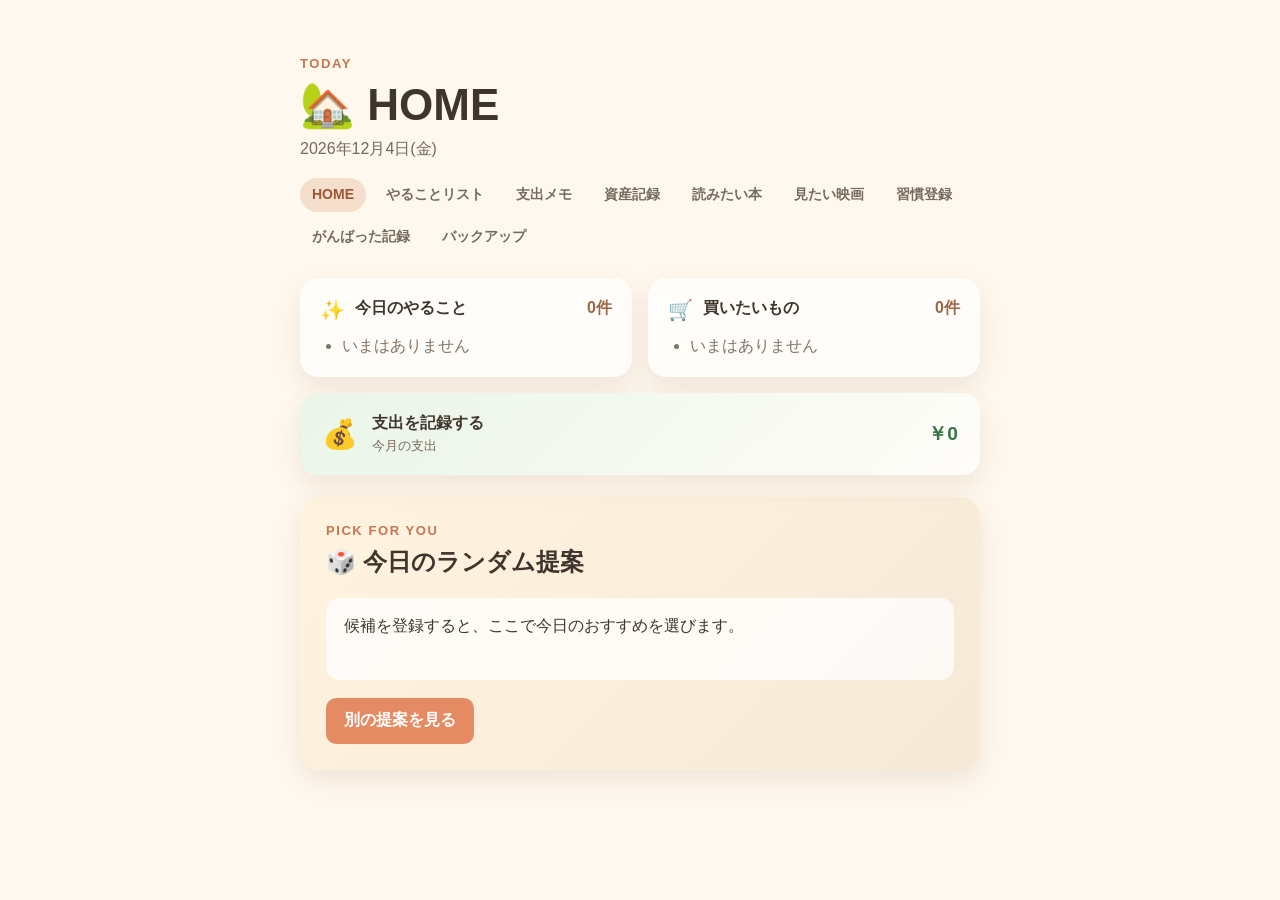
<file: index.html>
<!DOCTYPE html>
<html lang="ja">
  <head>
    <meta charset="UTF-8" />
    <meta name="viewport" content="width=device-width, initial-scale=1.0" />
    <title>みゃーの家</title>
    <meta http-equiv="refresh" content="0; url=home.html" />
    <script>location.replace("home.html");</script>
  </head>
  <body>
    <p><a href="home.html">HOMEを開く</a></p>
  </body>
</html>
</file>
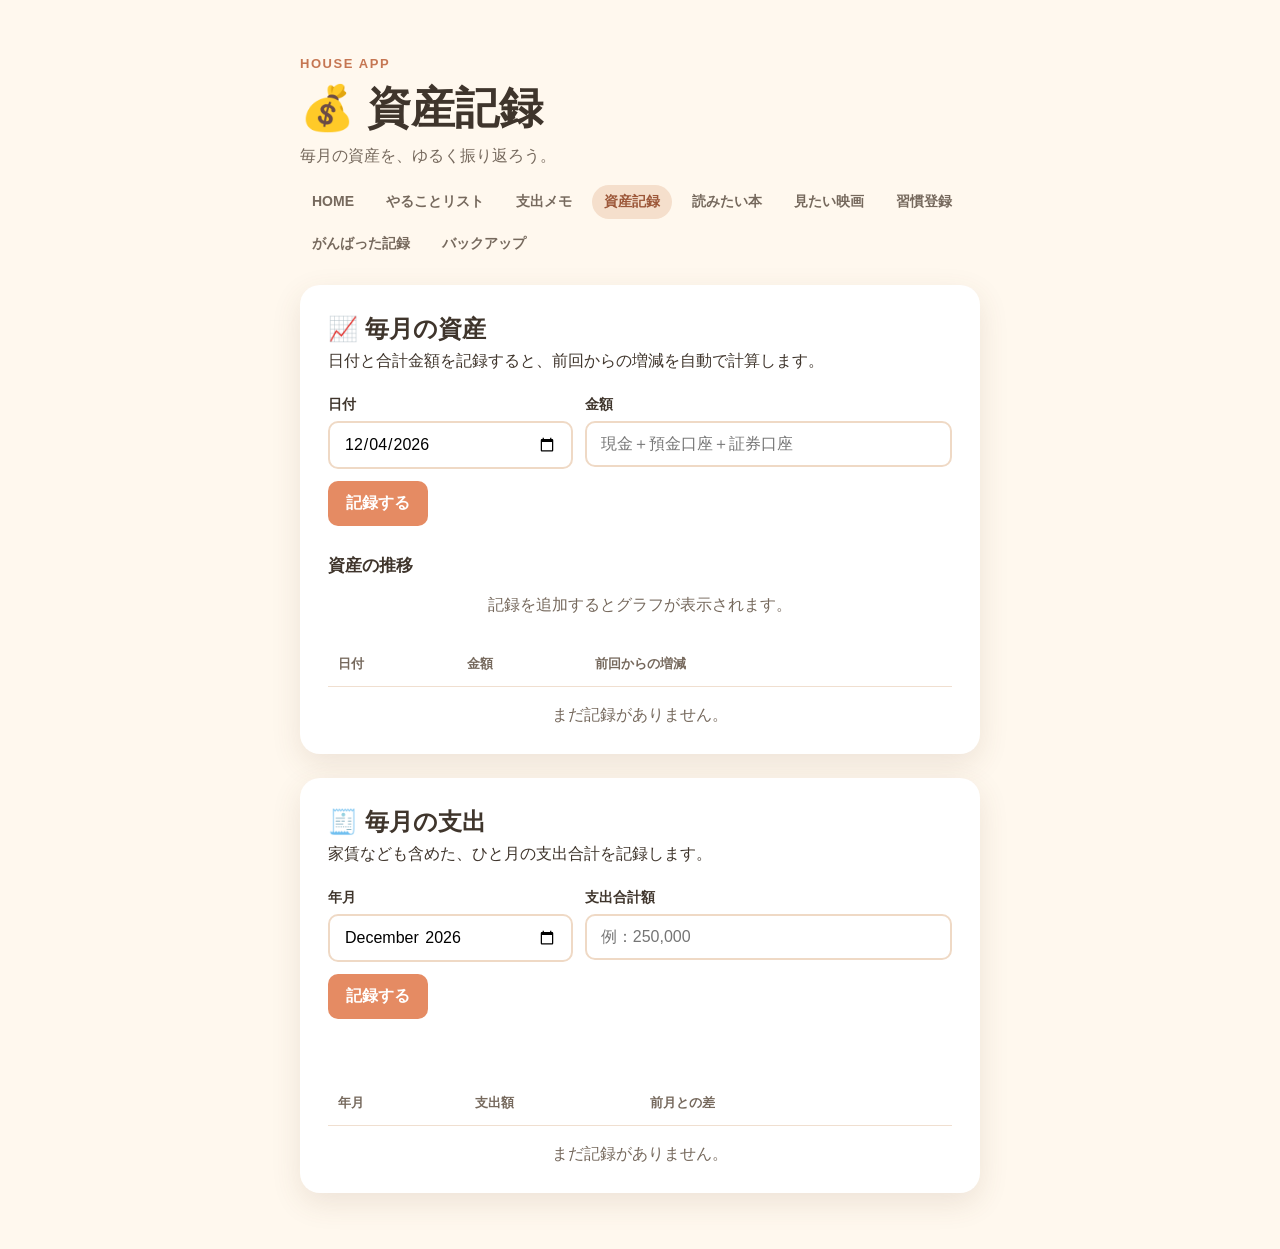
<file: assets.html>
<!DOCTYPE html>
<html lang="ja">
  <head>
    <meta charset="UTF-8" />
    <meta name="viewport" content="width=device-width, initial-scale=1.0" />
    <title>資産記録 | みゃー家 HOME</title>
    <link rel="icon" type="image/png" href="image/icon.PNG" />
    <link rel="apple-touch-icon" href="image/icon.PNG" />
    <meta name="apple-mobile-web-app-title" content="みゃーの家" />
    <link rel="stylesheet" href="style.css" />
  </head>
  <body>
    <main class="container">
      <header>
        <p class="eyebrow">HOUSE APP</p>
        <h1>💰 資産記録</h1>
        <p>毎月の資産を、ゆるく振り返ろう。</p>
        <button class="nav-toggle" type="button" aria-expanded="false" aria-controls="app-nav">☰ メニュー</button>
        <nav id="app-nav" class="app-nav" aria-label="メインメニュー" hidden>
          <a href="home.html">HOME</a>
          <a href="todo.html">やることリスト</a>
          <a href="expenses.html">支出メモ</a>
          <a class="active" href="assets.html" aria-current="page">資産記録</a>
          <a href="media.html">読みたい本</a>
          <a href="movies.html">見たい映画</a>
          <a href="habits.html">習慣登録</a>
          <a href="history.html">がんばった記録</a>
          <a href="backup.html">バックアップ</a>
        </nav>
      </header>

      <section class="asset-card" aria-labelledby="asset-title">
        <div class="section-heading">
          <div>
            <h2 id="asset-title">📈 毎月の資産</h2>
            <p>日付と合計金額を記録すると、前回からの増減を自動で計算します。</p>
          </div>
        </div>

        <form id="asset-form">
          <div class="asset-inputs">
            <div>
              <label for="asset-date">日付</label>
              <input id="asset-date" type="date" required />
            </div>
            <div>
              <label for="asset-amount">金額</label>
              <input id="asset-amount" type="text" inputmode="numeric" pattern="[0-9,]*" placeholder="現金＋預金口座＋証券口座" required />
            </div>
          </div>
          <button type="submit">記録する</button>
        </form>

        <section class="asset-chart-section" aria-labelledby="asset-chart-title">
          <h3 id="asset-chart-title">資産の推移</h3>
          <div id="asset-chart" class="asset-chart" role="img" aria-label="資産の推移グラフ"></div>
          <p id="asset-chart-empty" class="empty-message">記録を追加するとグラフが表示されます。</p>
        </section>

        <div class="asset-table-wrap" tabindex="0">
          <table>
            <thead>
              <tr>
                <th scope="col">日付</th>
                <th scope="col">金額</th>
                <th scope="col">前回からの増減</th>
                <th scope="col"><span class="sr-only">操作</span></th>
              </tr>
            </thead>
            <tbody id="asset-list"></tbody>
          </table>
          <p id="asset-empty" class="empty-message">まだ記録がありません。</p>
        </div>
      </section>

      <section class="asset-card monthly-expense-card" aria-labelledby="monthly-expense-title">
        <div class="section-heading">
          <div>
            <h2 id="monthly-expense-title">🧾 毎月の支出</h2>
            <p>家賃なども含めた、ひと月の支出合計を記録します。</p>
          </div>
        </div>

        <form id="monthly-expense-form">
          <div class="asset-inputs">
            <div>
              <label for="monthly-expense-month">年月</label>
              <input id="monthly-expense-month" type="month" required />
            </div>
            <div>
              <label for="monthly-expense-amount">支出合計額</label>
              <input id="monthly-expense-amount" type="text" inputmode="numeric" pattern="[0-9,]*" placeholder="例：250,000" required />
            </div>
          </div>
          <button type="submit">記録する</button>
        </form>
        <p id="monthly-expense-status" class="expense-status" role="status" aria-live="polite"></p>

        <div class="asset-table-wrap" tabindex="0">
          <table>
            <thead>
              <tr>
                <th scope="col">年月</th>
                <th scope="col">支出額</th>
                <th scope="col">前月との差</th>
                <th scope="col"><span class="sr-only">操作</span></th>
              </tr>
            </thead>
            <tbody id="monthly-expense-list"></tbody>
          </table>
          <p id="monthly-expense-empty" class="empty-message">まだ記録がありません。</p>
        </div>
      </section>
    </main>

    <script src="menu.js"></script>
    <script src="assets.js"></script>
  </body>
</html>
</file>
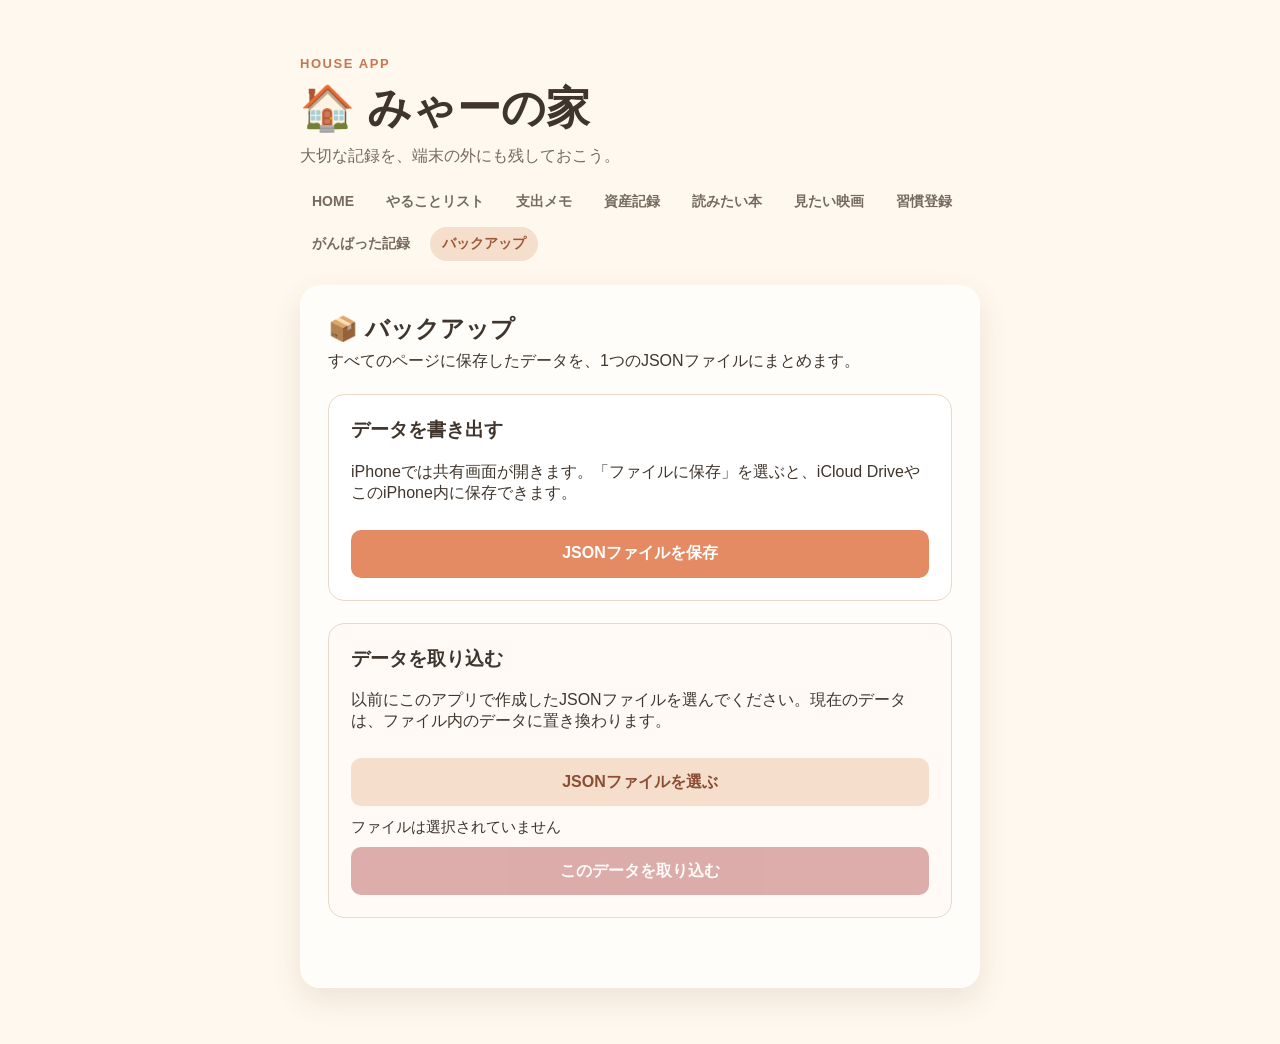
<file: backup.html>
<!DOCTYPE html>
<html lang="ja">
  <head>
    <meta charset="UTF-8" />
    <meta name="viewport" content="width=device-width, initial-scale=1.0, viewport-fit=cover" />
    <title>バックアップ | みゃーの家</title>
    <link rel="icon" type="image/png" href="image/icon.PNG" />
    <link rel="apple-touch-icon" href="image/icon.PNG" />
    <meta name="apple-mobile-web-app-title" content="みゃーの家" />
    <link rel="stylesheet" href="style.css" />
  </head>
  <body>
    <main class="container">
      <header>
        <p class="eyebrow">HOUSE APP</p>
        <h1>🏠 みゃーの家</h1>
        <p>大切な記録を、端末の外にも残しておこう。</p>
        <button class="nav-toggle" type="button" aria-expanded="false" aria-controls="app-nav">☰ メニュー</button>
        <nav id="app-nav" class="app-nav" aria-label="メインメニュー" hidden>
          <a href="home.html">HOME</a>
          <a href="todo.html">やることリスト</a>
          <a href="expenses.html">支出メモ</a>
          <a href="assets.html">資産記録</a>
          <a href="media.html">読みたい本</a>
          <a href="movies.html">見たい映画</a>
          <a href="habits.html">習慣登録</a>
          <a href="history.html">がんばった記録</a>
          <a class="active" href="backup.html" aria-current="page">バックアップ</a>
        </nav>
      </header>

      <section class="backup-card" aria-labelledby="backup-title">
        <div class="section-heading">
          <div>
            <h2 id="backup-title">📦 バックアップ</h2>
            <p>すべてのページに保存したデータを、1つのJSONファイルにまとめます。</p>
          </div>
        </div>

        <div class="backup-action">
          <h3>データを書き出す</h3>
          <p>iPhoneでは共有画面が開きます。「ファイルに保存」を選ぶと、iCloud DriveやこのiPhone内に保存できます。</p>
          <button id="export-button" type="button">JSONファイルを保存</button>
        </div>

        <div class="backup-action backup-restore">
          <h3>データを取り込む</h3>
          <p>以前にこのアプリで作成したJSONファイルを選んでください。現在のデータは、ファイル内のデータに置き換わります。</p>
          <input id="import-file" class="sr-only" type="file" accept="application/json,.json" />
          <button id="import-button" class="secondary-button" type="button">JSONファイルを選ぶ</button>
          <p id="selected-file" class="selected-file" aria-live="polite">ファイルは選択されていません</p>
          <button id="restore-button" class="danger-button" type="button" disabled>このデータを取り込む</button>
        </div>

        <p id="backup-status" class="backup-status" role="status" aria-live="polite"></p>
      </section>
    </main>

    <script src="menu.js"></script>
    <script src="backup.js"></script>
  </body>
</html>
</file>
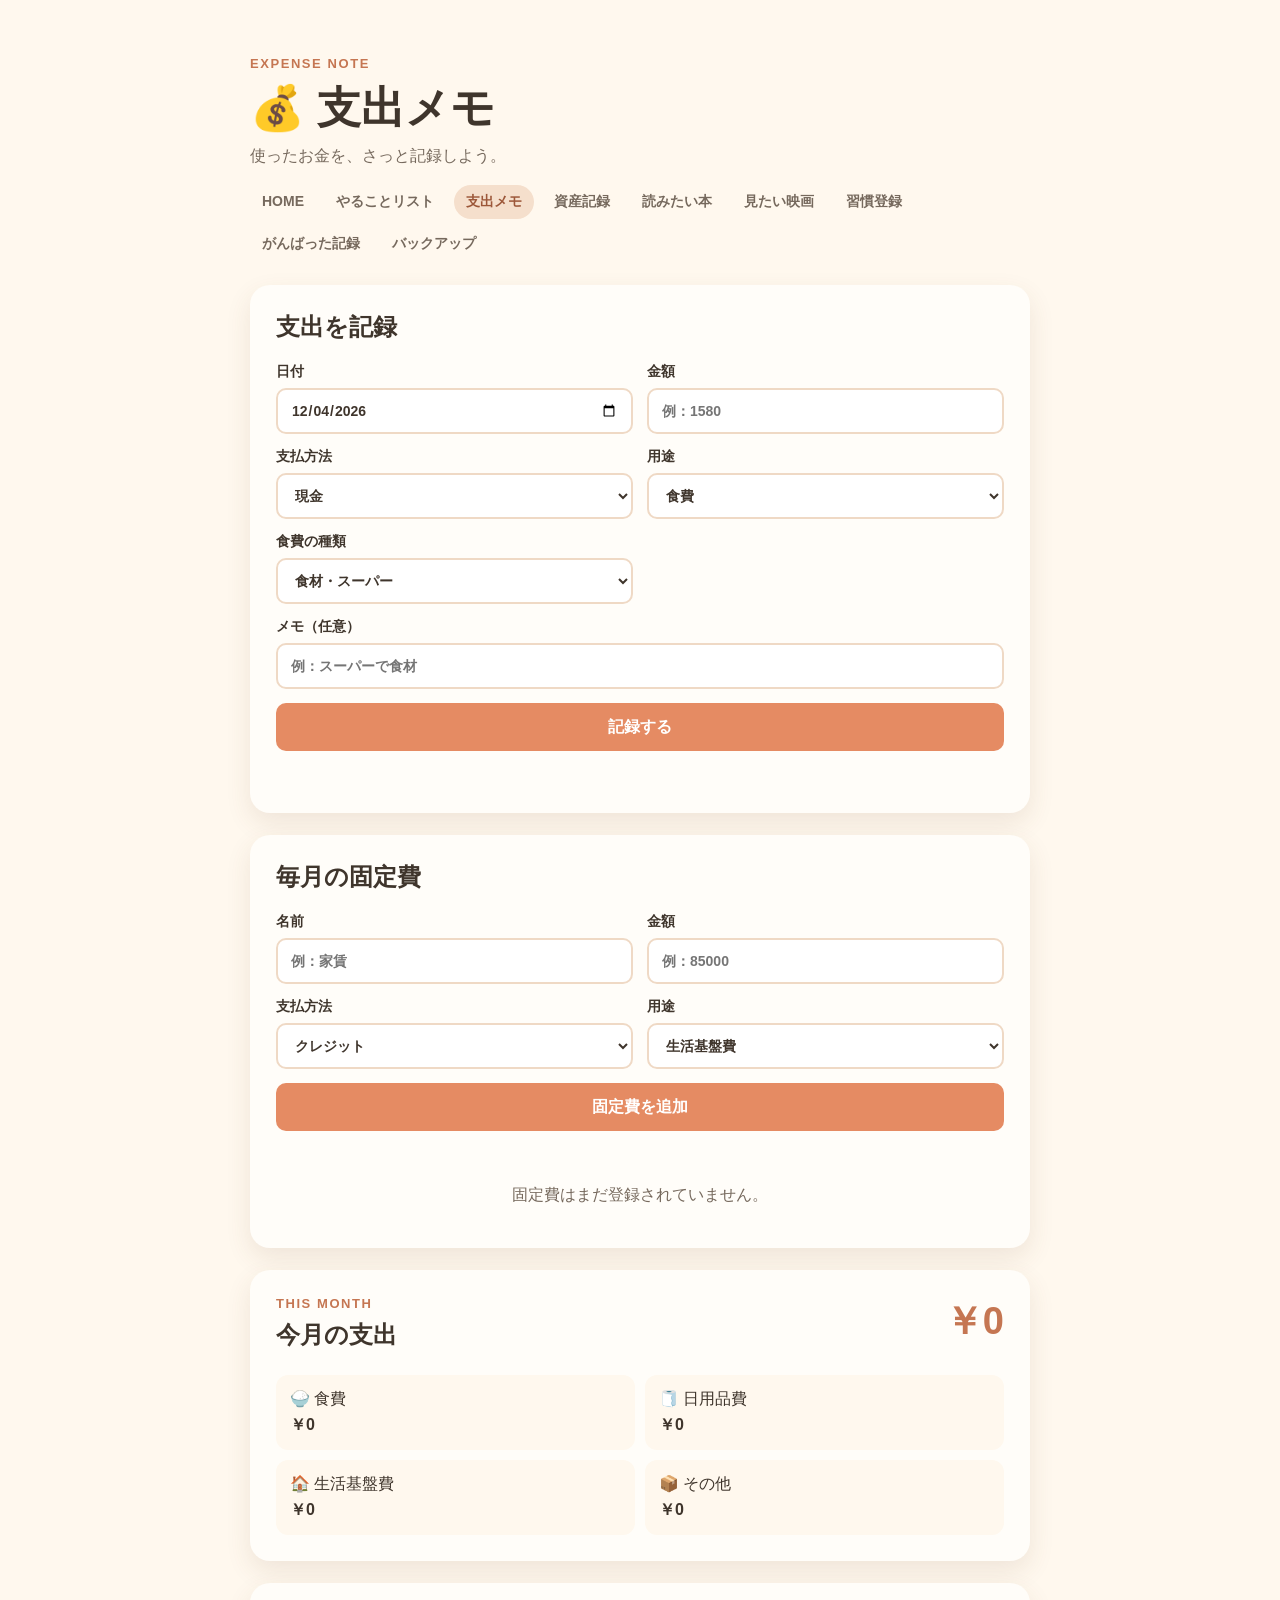
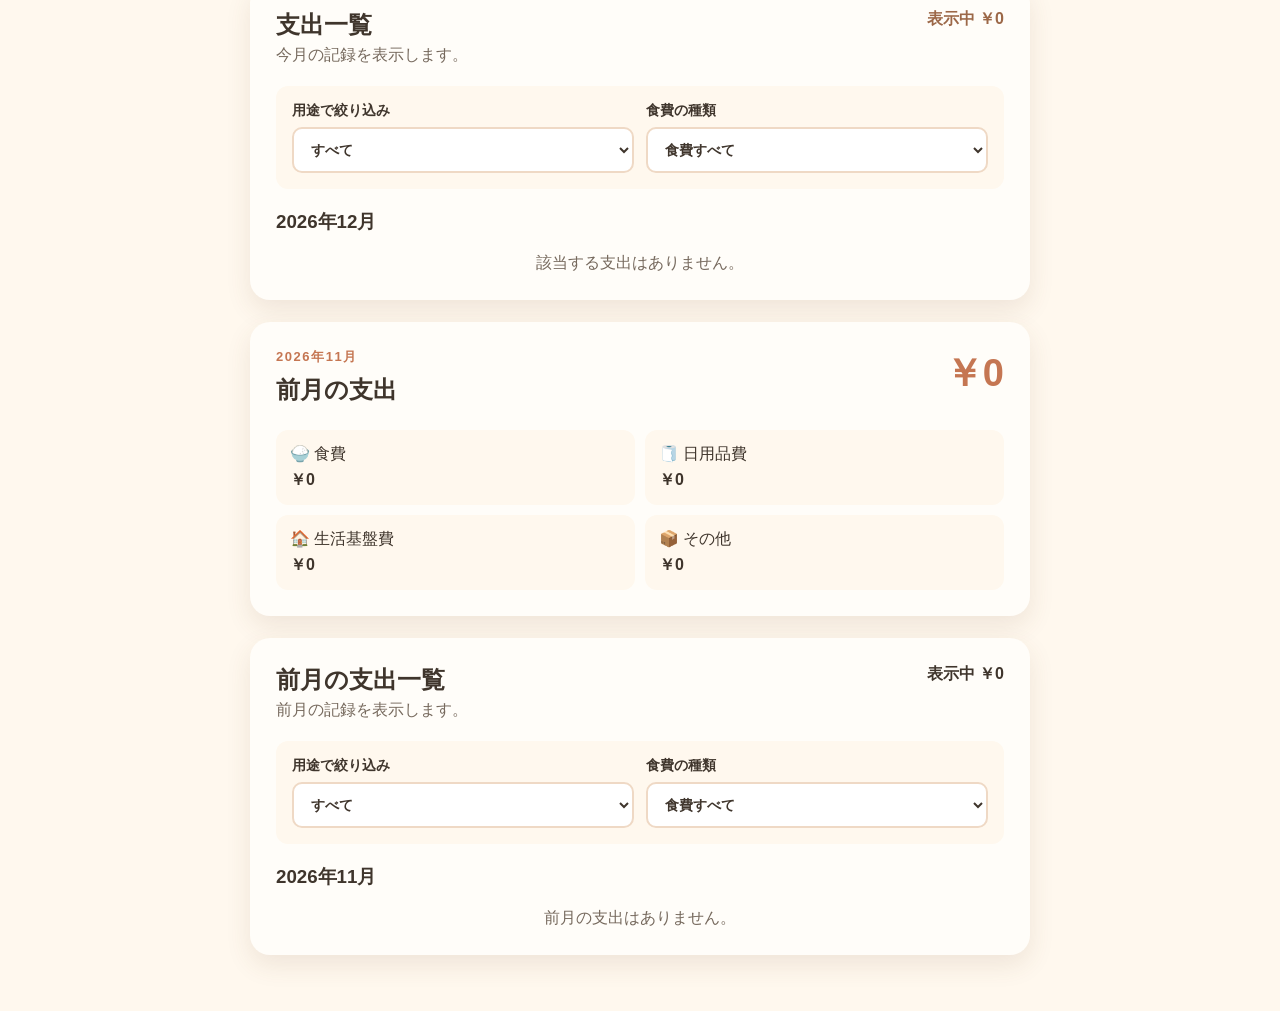
<file: expenses.html>
<!DOCTYPE html>
<html lang="ja">
  <head>
    <meta charset="UTF-8" />
    <meta name="viewport" content="width=device-width, initial-scale=1.0, viewport-fit=cover" />
    <title>支出メモ | みゃーの家</title>
    <link rel="icon" type="image/png" href="image/icon.PNG" />
    <link rel="apple-touch-icon" href="image/icon.PNG" />
    <meta name="apple-mobile-web-app-title" content="みゃーの家" />
    <link rel="stylesheet" href="style.css" />
  </head>
  <body>
    <main class="container expense-container">
      <header>
        <p class="eyebrow">EXPENSE NOTE</p>
        <h1>💰 支出メモ</h1>
        <p>使ったお金を、さっと記録しよう。</p>
        <button class="nav-toggle" type="button" aria-expanded="false" aria-controls="app-nav">☰ メニュー</button>
        <nav id="app-nav" class="app-nav" aria-label="メインメニュー" hidden>
          <a href="home.html">HOME</a>
          <a href="todo.html">やることリスト</a>
          <a class="active" href="expenses.html" aria-current="page">支出メモ</a>
          <a href="assets.html">資産記録</a>
          <a href="media.html">読みたい本</a>
          <a href="movies.html">見たい映画</a>
          <a href="habits.html">習慣登録</a>
          <a href="history.html">がんばった記録</a>
          <a href="backup.html">バックアップ</a>
        </nav>
      </header>

      <section class="expense-form-card" aria-labelledby="expense-form-title">
        <h2 id="expense-form-title">支出を記録</h2>
        <form id="expense-form" class="expense-form">
          <label>日付<input id="expense-date" type="date" required /></label>
          <label>金額<input id="expense-amount" type="number" min="1" step="1" inputmode="numeric" placeholder="例：1580" required /></label>
          <label>支払方法
            <select id="expense-payment">
              <option value="cash">現金</option>
              <option value="paypay">PayPay</option>
              <option value="credit">クレジット</option>
            </select>
          </label>
          <label>用途
            <select id="expense-category">
              <option value="food">食費</option>
              <option value="daily">日用品費</option>
              <option value="fixed">生活基盤費</option>
              <option value="other">その他</option>
            </select>
          </label>
          <label id="food-category-field">食費の種類
            <select id="expense-food-category">
              <option value="grocery">食材・スーパー</option>
              <option value="dining">外食</option>
              <option value="treat">嗜好品</option>
            </select>
          </label>
          <label class="expense-memo-field">メモ（任意）<input id="expense-memo" type="text" maxlength="200" autocomplete="off" placeholder="例：スーパーで食材" /></label>
          <button type="submit">記録する</button>
        </form>
        <p id="expense-status" class="expense-status" role="status" aria-live="polite"></p>
      </section>

      <section class="expense-form-card fixed-expense-card" aria-labelledby="fixed-expense-title">
        <div class="fixed-expense-heading">
          <div>
            <h2 id="fixed-expense-title">毎月の固定費</h2>
          </div>
        </div>
        <form id="fixed-expense-form" class="expense-form fixed-expense-form">
          <label>名前<input id="fixed-expense-name" type="text" maxlength="80" autocomplete="off" placeholder="例：家賃" required /></label>
          <label>金額<input id="fixed-expense-amount" type="number" min="1" step="1" inputmode="numeric" placeholder="例：85000" required /></label>
          <label>支払方法
            <select id="fixed-expense-payment">
              <option value="credit">クレジット</option>
              <option value="bank">銀行引き落とし</option>
              <option value="cash">現金</option>
              <option value="paypay">PayPay</option>
            </select>
          </label>
          <label>用途
            <select id="fixed-expense-category">
              <option value="fixed">生活基盤費</option>
              <option value="food">食費</option>
              <option value="daily">日用品費</option>
              <option value="other">その他</option>
            </select>
          </label>
          <button type="submit">固定費を追加</button>
        </form>
        <p id="fixed-expense-status" class="expense-status" role="status" aria-live="polite"></p>
        <p id="fixed-expense-empty" class="empty-message">固定費はまだ登録されていません。</p>
        <ul id="fixed-expense-list" class="fixed-expense-list"></ul>
      </section>

      <section class="expense-summary-card" aria-labelledby="expense-summary-title">
        <div class="expense-total-heading">
          <div><p class="eyebrow">THIS MONTH</p><h2 id="expense-summary-title">今月の支出</h2></div>
          <strong id="expense-month-total">0円</strong>
        </div>
        <div class="expense-category-summary">
          <div>
            <span>🍚 食費</span>
            <strong id="food-total">0円</strong>
          </div>
          <div><span>🧻 日用品費</span><strong id="daily-total">0円</strong></div>
          <div><span>🏠 生活基盤費</span><strong id="fixed-total">0円</strong></div>
          <div><span>📦 その他</span><strong id="other-total">0円</strong></div>
        </div>
      </section>

      <section class="expense-list-card" aria-labelledby="expense-list-title">
        <div class="expense-list-heading">
          <div><h2 id="expense-list-title">支出一覧</h2><p>今月の記録を表示します。</p></div>
          <strong id="filtered-total">表示中 0円</strong>
        </div>
        <div class="expense-filters">
          <label>用途で絞り込み
            <select id="expense-filter">
              <option value="all">すべて</option>
              <option value="food">食費</option>
              <option value="daily">日用品費</option>
              <option value="fixed">生活基盤費</option>
              <option value="other">その他</option>
            </select>
          </label>
          <label id="food-filter-field" hidden>食費の種類
            <select id="food-filter">
              <option value="all">食費すべて</option>
              <option value="grocery">食材・スーパー</option>
              <option value="dining">外食</option>
              <option value="treat">嗜好品</option>
            </select>
          </label>
        </div>

        <section class="expense-month-section" aria-labelledby="current-expense-title">
          <h3 id="current-expense-title"></h3>
          <p id="current-expense-empty" class="empty-message">該当する支出はありません。</p>
          <ul id="current-expense-list" class="expense-list"></ul>
        </section>
      </section>

      <section class="expense-summary-card previous-expense-card" aria-labelledby="previous-expense-title">
        <div class="expense-total-heading">
          <div><p id="previous-expense-month" class="eyebrow"></p><h2 id="previous-expense-title">前月の支出</h2></div>
          <strong id="previous-month-total">0円</strong>
        </div>
        <div class="expense-category-summary previous-category-summary">
          <div>
            <span>🍚 食費</span>
            <strong id="previous-food-total">0円</strong>
          </div>
          <div><span>🧻 日用品費</span><strong id="previous-daily-total">0円</strong></div>
          <div><span>🏠 生活基盤費</span><strong id="previous-fixed-total">0円</strong></div>
          <div><span>📦 その他</span><strong id="previous-other-total">0円</strong></div>
        </div>
      </section>

      <section class="expense-list-card" aria-labelledby="previous-expense-list-title">
        <div class="expense-list-heading">
          <div><h2 id="previous-expense-list-title">前月の支出一覧</h2><p>前月の記録を表示します。</p></div>
          <strong id="previous-filtered-total">表示中 0円</strong>
        </div>
        <div class="expense-filters">
          <label>用途で絞り込み
            <select id="previous-expense-filter">
              <option value="all">すべて</option>
              <option value="food">食費</option>
              <option value="daily">日用品費</option>
              <option value="fixed">生活基盤費</option>
              <option value="other">その他</option>
            </select>
          </label>
          <label id="previous-food-filter-field" hidden>食費の種類
            <select id="previous-food-filter">
              <option value="all">食費すべて</option>
              <option value="grocery">食材・スーパー</option>
              <option value="dining">外食</option>
              <option value="treat">嗜好品</option>
            </select>
          </label>
        </div>
        <section class="expense-month-section" aria-labelledby="previous-list-month-title">
          <h3 id="previous-list-month-title"></h3>
          <p id="previous-expense-empty" class="empty-message">前月の支出はありません。</p>
          <ul id="previous-expense-list" class="expense-list"></ul>
        </section>
      </section>
    </main>

    <script src="menu.js"></script>
    <script src="expenses.js"></script>
  </body>
</html>
</file>
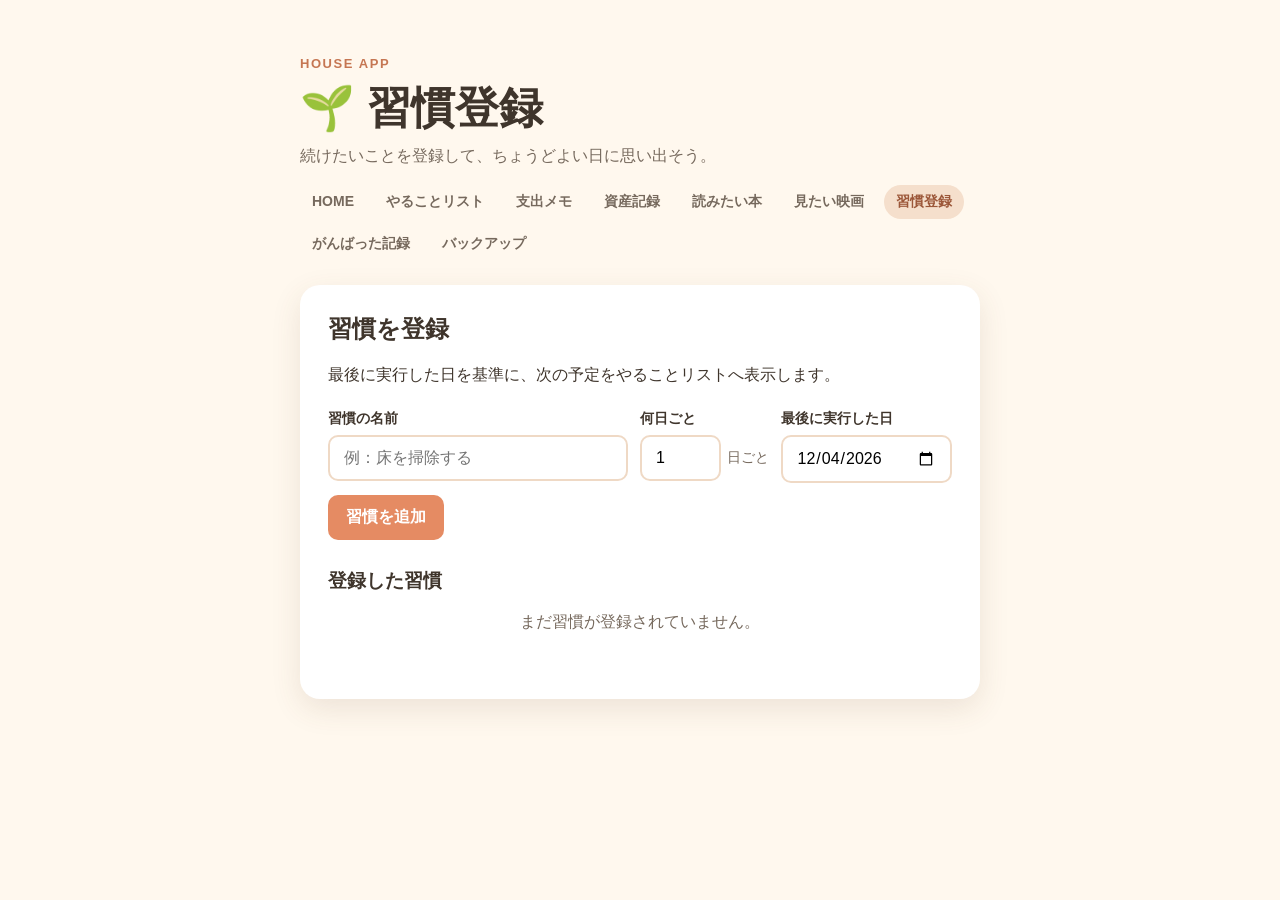
<file: habits.html>
<!DOCTYPE html>
<html lang="ja">
  <head>
    <meta charset="UTF-8" />
    <meta name="viewport" content="width=device-width, initial-scale=1.0" />
    <title>習慣登録 | みゃーの家</title>
    <link rel="icon" type="image/png" href="image/icon.PNG" />
    <link rel="apple-touch-icon" href="image/icon.PNG" />
    <meta name="apple-mobile-web-app-title" content="みゃーの家" />
    <link rel="stylesheet" href="style.css" />
  </head>
  <body>
    <main class="container">
      <header>
        <p class="eyebrow">HOUSE APP</p>
        <h1>🌱 習慣登録</h1>
        <p>続けたいことを登録して、ちょうどよい日に思い出そう。</p>
        <button class="nav-toggle" type="button" aria-expanded="false" aria-controls="app-nav">☰ メニュー</button>
        <nav id="app-nav" class="app-nav" aria-label="メインメニュー" hidden>
          <a href="home.html">HOME</a>
          <a href="todo.html">やることリスト</a>
          <a href="expenses.html">支出メモ</a>
          <a href="assets.html">資産記録</a>
          <a href="media.html">読みたい本</a>
          <a href="movies.html">見たい映画</a>
          <a class="active" href="habits.html" aria-current="page">習慣登録</a>
          <a href="history.html">がんばった記録</a>
          <a href="backup.html">バックアップ</a>
        </nav>
      </header>

      <section class="habit-card" aria-labelledby="habit-title">
        <h2 id="habit-title">習慣を登録</h2>
        <p>最後に実行した日を基準に、次の予定をやることリストへ表示します。</p>

        <form id="habit-form">
          <div class="habit-inputs">
            <div class="habit-name-field">
              <label for="habit-name">習慣の名前</label>
              <input id="habit-name" type="text" placeholder="例：床を掃除する" autocomplete="off" required />
            </div>
            <div>
              <label for="habit-interval">何日ごと</label>
              <div class="interval-input">
                <input id="habit-interval" type="number" min="1" step="1" value="1" inputmode="numeric" required />
                <span>日ごと</span>
              </div>
            </div>
            <div>
              <label for="habit-last-date">最後に実行した日</label>
              <input id="habit-last-date" type="date" required />
            </div>
          </div>
          <button type="submit">習慣を追加</button>
        </form>

        <section class="habit-list-section" aria-labelledby="habit-list-title">
          <h3 id="habit-list-title">登録した習慣</h3>
          <p id="habit-empty" class="empty-message">まだ習慣が登録されていません。</p>
          <ul id="habit-list" class="habit-list"></ul>
          <p id="habit-status" class="habit-status" role="status" aria-live="polite"></p>
        </section>
      </section>
    </main>

    <script src="menu.js"></script>
    <script src="habits.js"></script>
  </body>
</html>
</file>
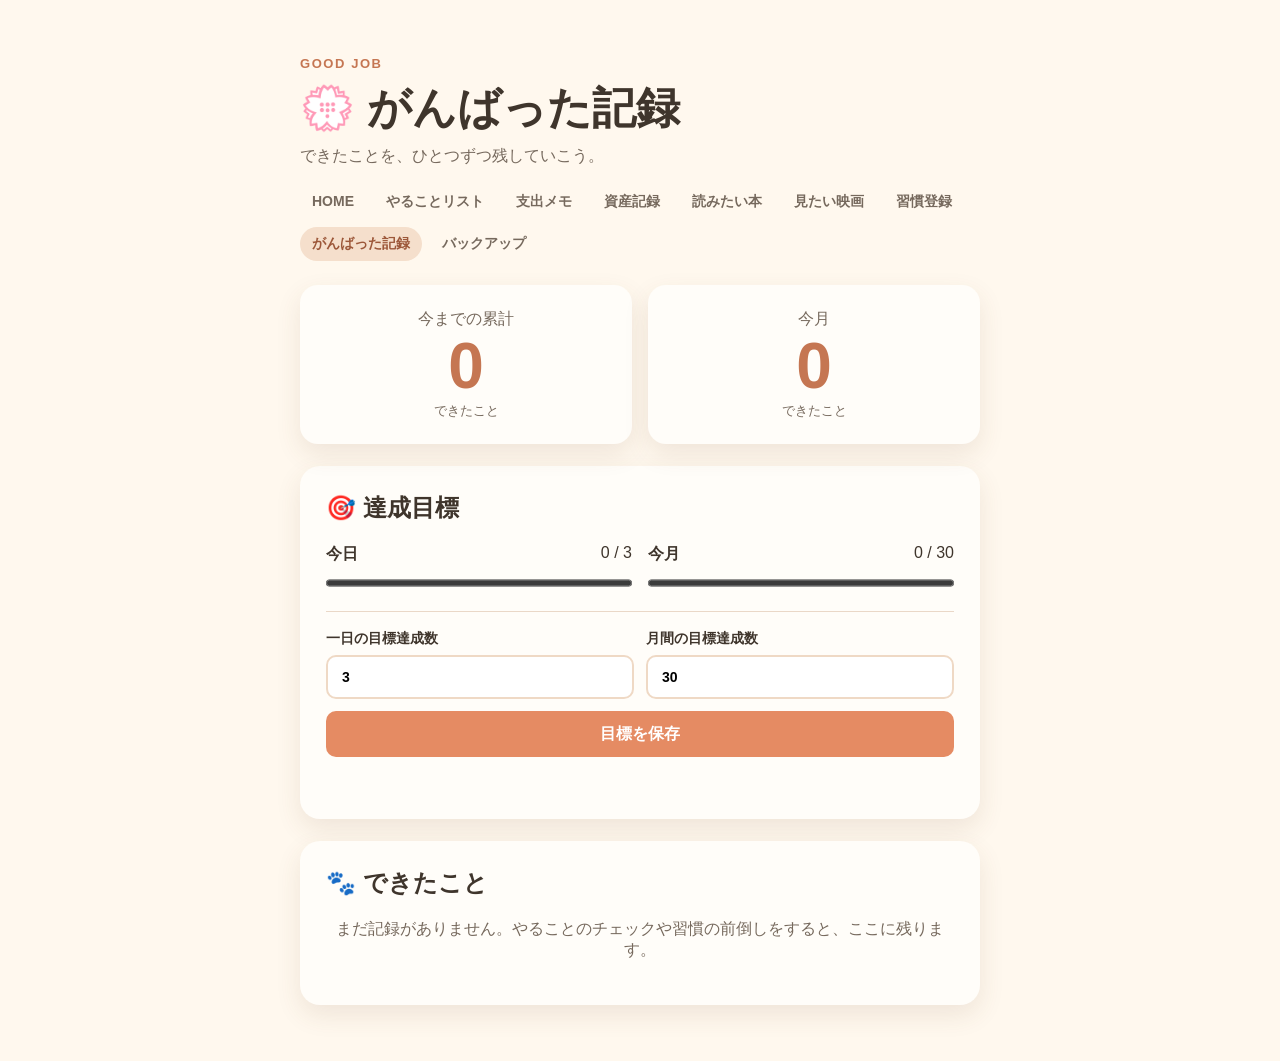
<file: history.html>
<!DOCTYPE html>
<html lang="ja">
  <head>
    <meta charset="UTF-8" />
    <meta name="viewport" content="width=device-width, initial-scale=1.0, viewport-fit=cover" />
    <title>がんばった記録 | みゃーの家</title>
    <link rel="icon" type="image/png" href="image/icon.PNG" />
    <link rel="apple-touch-icon" href="image/icon.PNG" />
    <meta name="apple-mobile-web-app-title" content="みゃーの家" />
    <link rel="stylesheet" href="style.css" />
  </head>
  <body>
    <main class="container">
      <header>
        <p class="eyebrow">GOOD JOB</p>
        <h1>💮 がんばった記録</h1>
        <p>できたことを、ひとつずつ残していこう。</p>
        <button class="nav-toggle" type="button" aria-expanded="false" aria-controls="app-nav">☰ メニュー</button>
        <nav id="app-nav" class="app-nav" aria-label="メインメニュー" hidden>
          <a href="home.html">HOME</a>
          <a href="todo.html">やることリスト</a>
          <a href="expenses.html">支出メモ</a>
          <a href="assets.html">資産記録</a>
          <a href="media.html">読みたい本</a>
          <a href="movies.html">見たい映画</a>
          <a href="habits.html">習慣登録</a>
          <a class="active" href="history.html" aria-current="page">がんばった記録</a>
          <a href="backup.html">バックアップ</a>
        </nav>
      </header>

      <section class="history-stats" aria-label="達成数">
        <div class="history-stat-card">
          <span>今までの累計</span>
          <strong id="total-achievements">0</strong>
          <small>できたこと</small>
        </div>
        <div class="history-stat-card">
          <span>今月</span>
          <strong id="monthly-achievements">0</strong>
          <small>できたこと</small>
        </div>
      </section>

      <section class="goal-card" aria-labelledby="goal-title">
        <h2 id="goal-title">🎯 達成目標</h2>
        <div class="goal-progress-grid">
          <div class="goal-progress">
            <div><strong>今日</strong><span id="daily-progress-text">0 / 0</span></div>
            <progress id="daily-progress" value="0" max="1"></progress>
          </div>
          <div class="goal-progress">
            <div><strong>今月</strong><span id="monthly-progress-text">0 / 0</span></div>
            <progress id="monthly-progress" value="0" max="1"></progress>
          </div>
        </div>

        <form id="goal-form" class="goal-form">
          <label>一日の目標達成数<input id="daily-goal" type="number" min="1" step="1" inputmode="numeric" required /></label>
          <label>月間の目標達成数<input id="monthly-goal" type="number" min="1" step="1" inputmode="numeric" required /></label>
          <button type="submit">目標を保存</button>
        </form>
        <p id="goal-status" class="goal-status" role="status" aria-live="polite"></p>
      </section>

      <section class="history-card" aria-labelledby="history-title">
        <h2 id="history-title">🐾 できたこと</h2>
        <p id="history-empty" class="empty-message">まだ記録がありません。やることのチェックや習慣の前倒しをすると、ここに残ります。</p>
        <ol id="history-list" class="history-list"></ol>
      </section>
    </main>

    <script src="menu.js"></script>
    <script src="history.js"></script>
  </body>
</html>
</file>
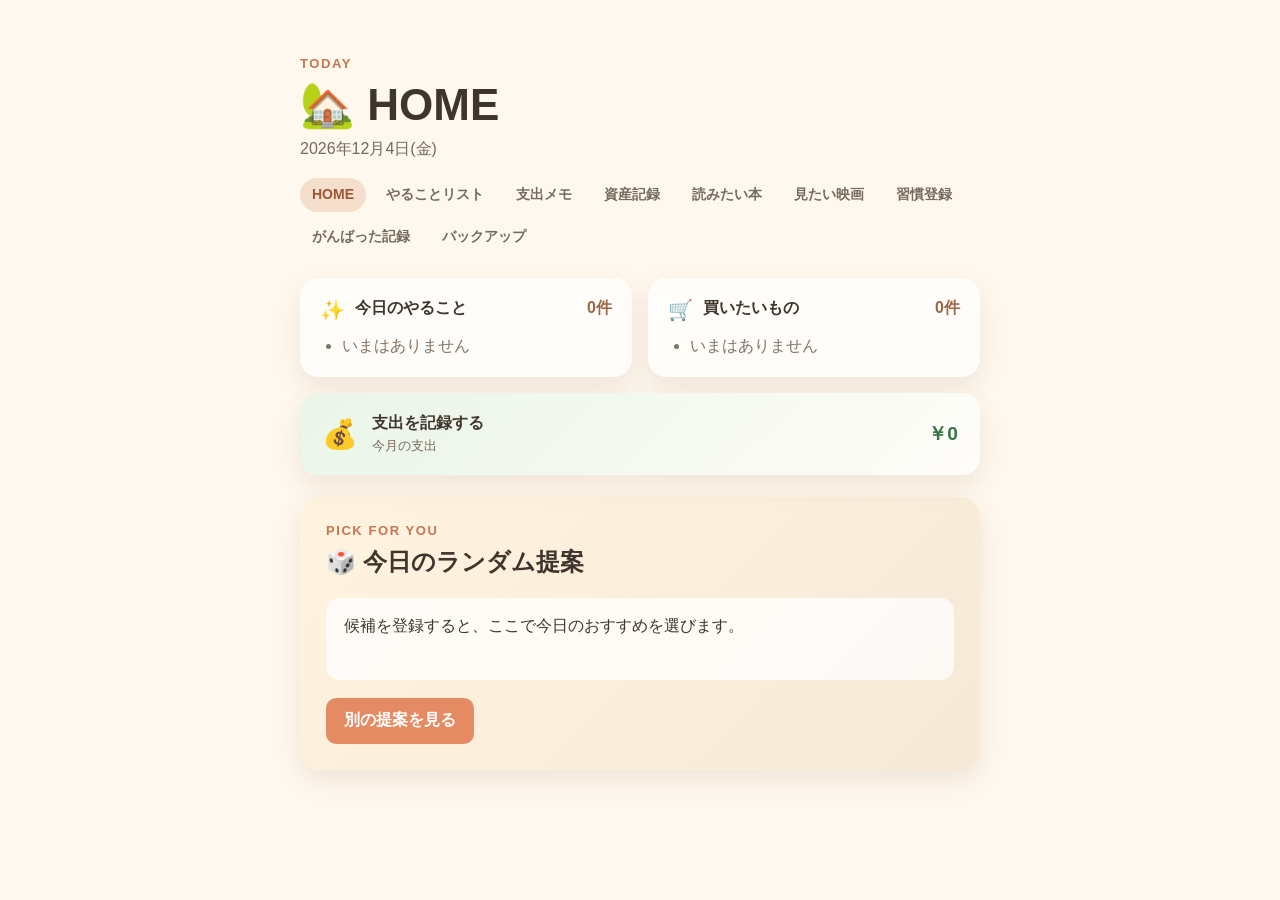
<file: home.html>
<!DOCTYPE html>
<html lang="ja">
  <head>
    <meta charset="UTF-8" />
    <meta name="viewport" content="width=device-width, initial-scale=1.0, viewport-fit=cover" />
    <title>HOME | みゃーの家</title>
    <link rel="icon" type="image/png" href="image/icon.PNG" />
    <link rel="apple-touch-icon" href="image/icon.PNG" />
    <meta name="apple-mobile-web-app-title" content="みゃーの家" />
    <link rel="stylesheet" href="style.css" />
  </head>
  <body>
    <main class="container">
      <header>
        <p class="eyebrow">TODAY</p>
        <h1>🏡 HOME</h1>
        <p id="today-date"></p>
        <button class="nav-toggle" type="button" aria-expanded="false" aria-controls="app-nav">☰ メニュー</button>
        <nav id="app-nav" class="app-nav" aria-label="メインメニュー" hidden>
          <a class="active" href="home.html" aria-current="page">HOME</a>
          <a href="todo.html">やることリスト</a>
          <a href="expenses.html">支出メモ</a>
          <a href="assets.html">資産記録</a>
          <a href="media.html">読みたい本</a>
          <a href="movies.html">見たい映画</a>
          <a href="habits.html">習慣登録</a>
          <a href="history.html">がんばった記録</a>
          <a href="backup.html">バックアップ</a>
        </nav>
      </header>

      <section class="today-summary" aria-label="今日のまとめ">
        <a class="today-card" href="todo.html">
          <span class="today-icon">✨</span>
          <strong>今日のやること</strong>
          <span id="today-todo-count" class="today-count">0件</span>
          <ul id="today-todos" class="today-list"></ul>
        </a>
        <a class="today-card" href="todo.html">
          <span class="today-icon">🛒</span>
          <strong>買いたいもの</strong>
          <span id="today-shopping-count" class="today-count">0件</span>
          <ul id="today-shopping" class="today-list"></ul>
        </a>
        <a class="expense-home-link" href="expenses.html">
          <span class="expense-home-icon">💰</span>
          <span><strong>支出を記録する</strong><small>今月の支出</small></span>
          <strong id="home-expense-total">0円</strong>
        </a>
      </section>

      <section class="suggestion-card" aria-labelledby="suggestion-title">
        <div>
          <p class="eyebrow">PICK FOR YOU</p>
          <h2 id="suggestion-title">🎲 今日のランダム提案</h2>
        </div>
        <div id="random-suggestion" class="random-suggestion" aria-live="polite"></div>
        <button id="shuffle-suggestion" type="button">別の提案を見る</button>
      </section>
    </main>

    <script src="menu.js"></script>
    <script src="home.js"></script>
  </body>
</html>
</file>
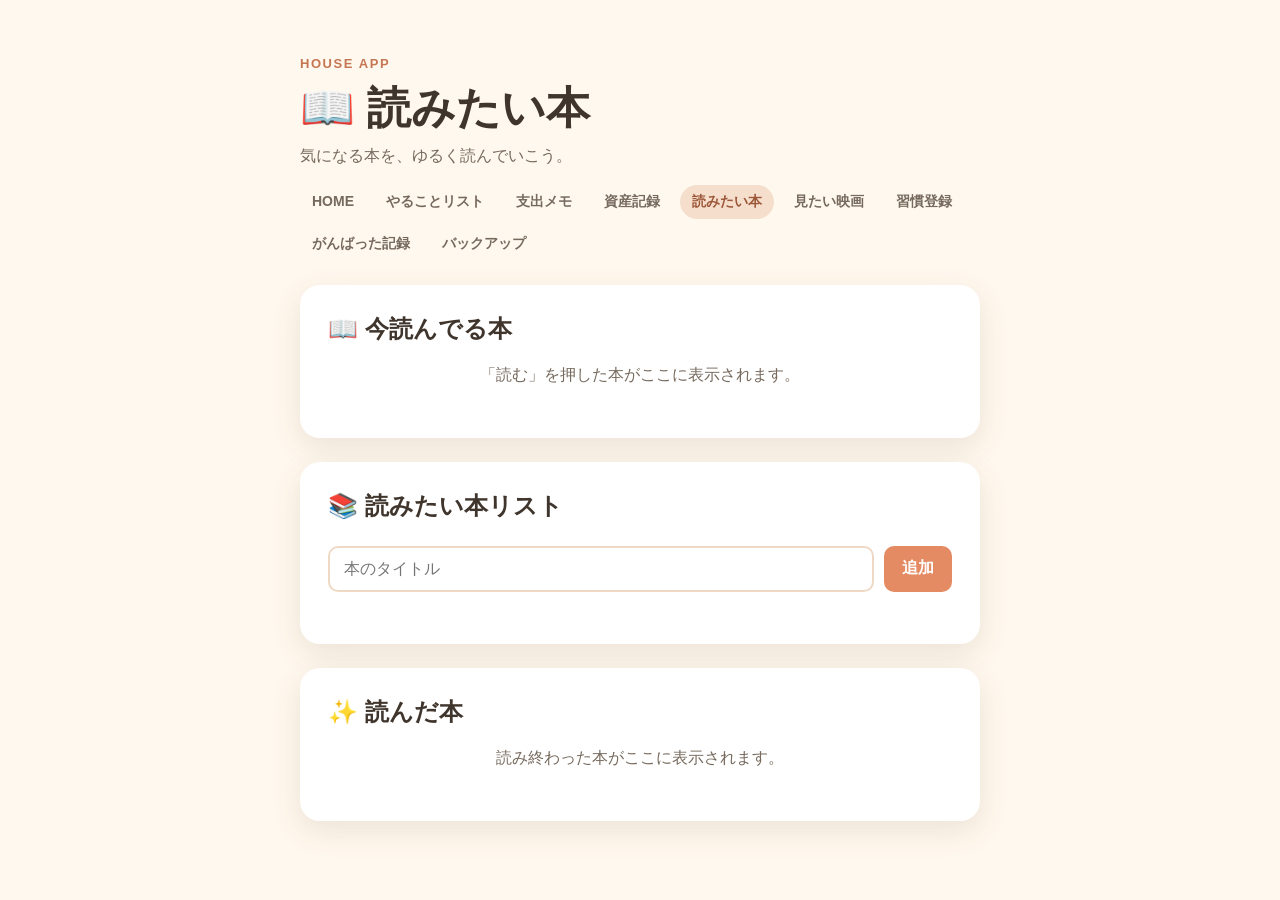
<file: media.html>
<!DOCTYPE html>
<html lang="ja">
  <head>
    <meta charset="UTF-8" />
    <meta name="viewport" content="width=device-width, initial-scale=1.0" />
    <title>読みたい本 | みゃーの家</title>
    <link rel="icon" type="image/png" href="image/icon.PNG" />
    <link rel="apple-touch-icon" href="image/icon.PNG" />
    <meta name="apple-mobile-web-app-title" content="みゃーの家" />
    <link rel="stylesheet" href="style.css" />
  </head>
  <body>
    <main class="container">
      <header>
        <p class="eyebrow">HOUSE APP</p>
        <h1>📖 読みたい本</h1>
        <p>気になる本を、ゆるく読んでいこう。</p>
        <button class="nav-toggle" type="button" aria-expanded="false" aria-controls="app-nav">☰ メニュー</button>
        <nav id="app-nav" class="app-nav" aria-label="メインメニュー" hidden>
          <a href="home.html">HOME</a>
          <a href="todo.html">やることリスト</a>
          <a href="expenses.html">支出メモ</a>
          <a href="assets.html">資産記録</a>
          <a class="active" href="media.html" aria-current="page">読みたい本</a>
          <a href="movies.html">見たい映画</a>
          <a href="habits.html">習慣登録</a>
          <a href="history.html">がんばった記録</a>
          <a href="backup.html">バックアップ</a>
        </nav>
      </header>

      <section class="media-card" aria-labelledby="current-book-title">
        <h2 id="current-book-title">📖 今読んでる本</h2>
        <p id="current-book-empty" class="empty-message">「読む」を押した本がここに表示されます。</p>
        <ul id="current-book-list" class="media-list"></ul>
      </section>

      <section class="media-card book-section" aria-labelledby="book-title">
        <h2 id="book-title">📚 読みたい本リスト</h2>
        <form id="book-form">
          <label class="sr-only" for="book-input">読みたい本</label>
          <input id="book-input" type="text" placeholder="本のタイトル" autocomplete="off" />
          <button type="submit">追加</button>
        </form>
        <ul id="book-list" class="media-list"></ul>
      </section>

      <section class="media-card book-section" aria-labelledby="read-book-title">
        <h2 id="read-book-title">✨ 読んだ本</h2>
        <p id="read-book-empty" class="empty-message">読み終わった本がここに表示されます。</p>
        <ul id="read-book-list" class="media-list"></ul>
      </section>
    </main>

    <script src="menu.js"></script>
    <script src="media.js"></script>
  </body>
</html>
</file>
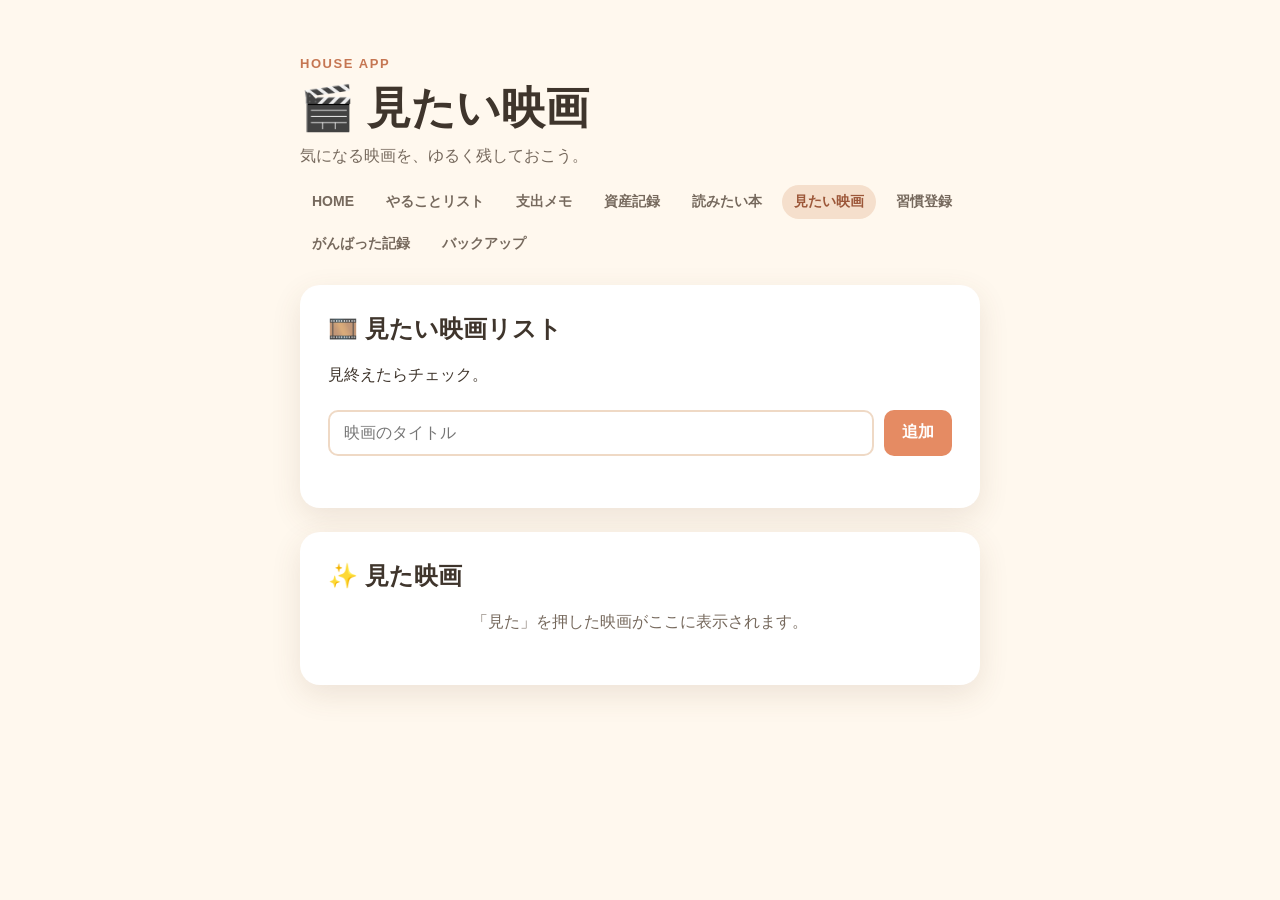
<file: movies.html>
<!DOCTYPE html>
<html lang="ja">
  <head>
    <meta charset="UTF-8" />
    <meta name="viewport" content="width=device-width, initial-scale=1.0" />
    <title>見たい映画 | みゃーの家</title>
    <link rel="icon" type="image/png" href="image/icon.PNG" />
    <link rel="apple-touch-icon" href="image/icon.PNG" />
    <meta name="apple-mobile-web-app-title" content="みゃーの家" />
    <link rel="stylesheet" href="style.css" />
  </head>
  <body>
    <main class="container">
      <header>
        <p class="eyebrow">HOUSE APP</p>
        <h1>🎬 見たい映画</h1>
        <p>気になる映画を、ゆるく残しておこう。</p>
        <button class="nav-toggle" type="button" aria-expanded="false" aria-controls="app-nav">☰ メニュー</button>
        <nav id="app-nav" class="app-nav" aria-label="メインメニュー" hidden>
          <a href="home.html">HOME</a>
          <a href="todo.html">やることリスト</a>
          <a href="expenses.html">支出メモ</a>
          <a href="assets.html">資産記録</a>
          <a href="media.html">読みたい本</a>
          <a class="active" href="movies.html" aria-current="page">見たい映画</a>
          <a href="habits.html">習慣登録</a>
          <a href="history.html">がんばった記録</a>
          <a href="backup.html">バックアップ</a>
        </nav>
      </header>

      <section class="media-card" aria-labelledby="movie-title">
        <h2 id="movie-title">🎞️ 見たい映画リスト</h2>
        <p>見終えたらチェック。</p>
        <form id="movie-form">
          <label class="sr-only" for="movie-input">見たい映画</label>
          <input id="movie-input" type="text" placeholder="映画のタイトル" autocomplete="off" />
          <button type="submit">追加</button>
        </form>
        <ul id="movie-list" class="media-list"></ul>
      </section>

      <section class="media-card book-section" aria-labelledby="seen-movie-title">
        <h2 id="seen-movie-title">✨ 見た映画</h2>
        <p id="seen-movie-empty" class="empty-message">「見た」を押した映画がここに表示されます。</p>
        <ul id="seen-movie-list" class="media-list"></ul>
      </section>
    </main>

    <script src="menu.js"></script>
    <script src="movies.js"></script>
  </body>
</html>
</file>
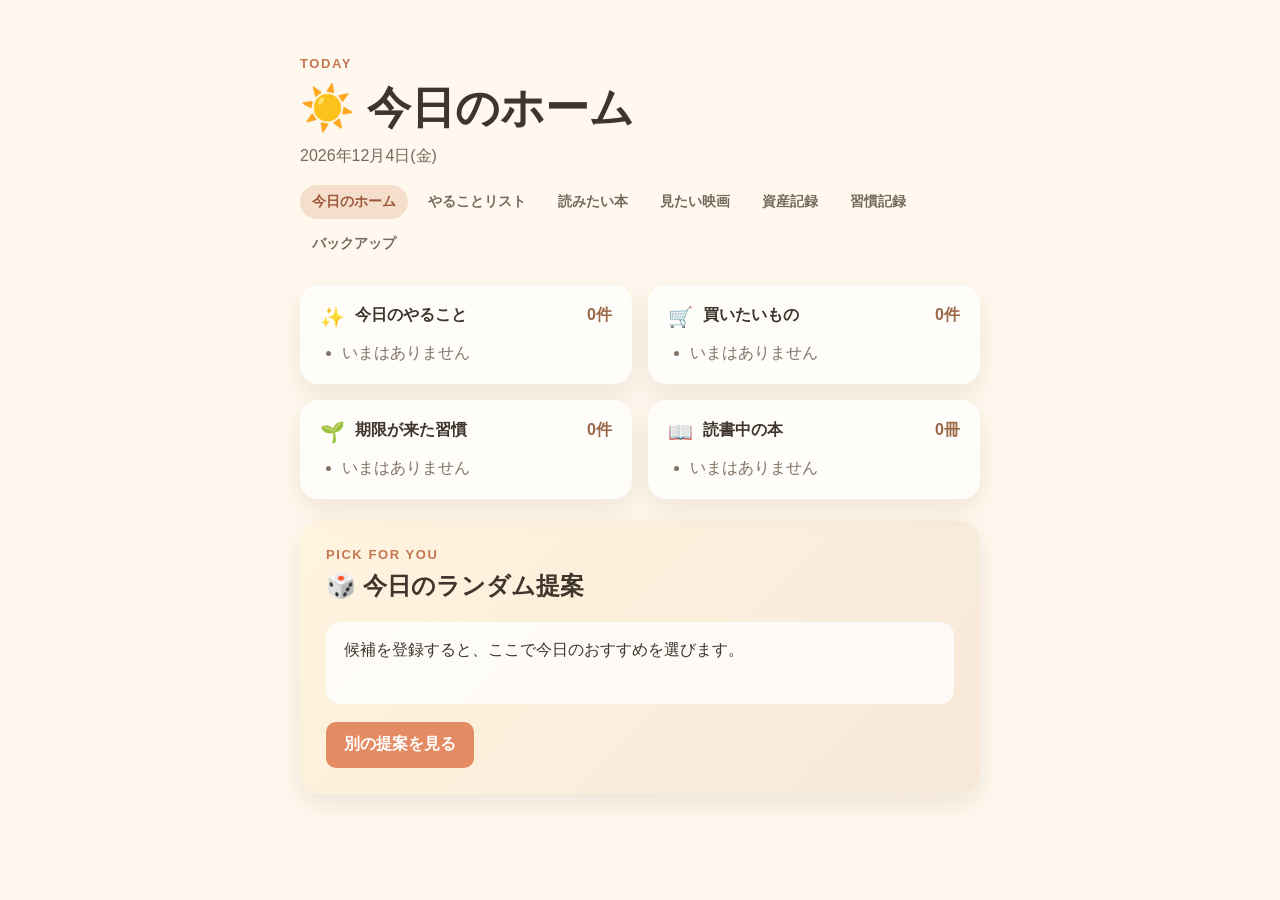
<file: today.html>
<!DOCTYPE html>
<html lang="ja">
  <head>
    <meta charset="UTF-8" />
    <meta name="viewport" content="width=device-width, initial-scale=1.0, viewport-fit=cover" />
    <title>今日のホーム | みゃーの家</title>
    <link rel="icon" type="image/png" href="image/icon.PNG" />
    <link rel="apple-touch-icon" href="image/icon.PNG" />
    <meta name="apple-mobile-web-app-title" content="みゃーの家" />
    <link rel="stylesheet" href="style.css" />
  </head>
  <body>
    <main class="container">
      <header>
        <p class="eyebrow">TODAY</p>
        <h1>☀️ 今日のホーム</h1>
        <p id="today-date"></p>
        <button class="nav-toggle" type="button" aria-expanded="false" aria-controls="app-nav">☰ メニュー</button>
        <nav id="app-nav" class="app-nav" aria-label="メインメニュー" hidden>
          <a class="active" href="today.html" aria-current="page">今日のホーム</a>
          <a href="index.html">やることリスト</a>
          <a href="media.html">読みたい本</a>
          <a href="movies.html">見たい映画</a>
          <a href="assets.html">資産記録</a>
          <a href="habits.html">習慣記録</a>
          <a href="backup.html">バックアップ</a>
        </nav>
      </header>

      <section class="today-summary" aria-label="今日のまとめ">
        <a class="today-card" href="index.html">
          <span class="today-icon">✨</span>
          <strong>今日のやること</strong>
          <span id="today-todo-count" class="today-count">0件</span>
          <ul id="today-todos" class="today-list"></ul>
        </a>
        <a class="today-card" href="index.html">
          <span class="today-icon">🛒</span>
          <strong>買いたいもの</strong>
          <span id="today-shopping-count" class="today-count">0件</span>
          <ul id="today-shopping" class="today-list"></ul>
        </a>
        <a class="today-card" href="habits.html">
          <span class="today-icon">🌱</span>
          <strong>期限が来た習慣</strong>
          <span id="today-habit-count" class="today-count">0件</span>
          <ul id="today-habits" class="today-list"></ul>
        </a>
        <a class="today-card" href="media.html">
          <span class="today-icon">📖</span>
          <strong>読書中の本</strong>
          <span id="today-book-count" class="today-count">0冊</span>
          <ul id="today-books" class="today-list"></ul>
        </a>
      </section>

      <section class="suggestion-card" aria-labelledby="suggestion-title">
        <div>
          <p class="eyebrow">PICK FOR YOU</p>
          <h2 id="suggestion-title">🎲 今日のランダム提案</h2>
        </div>
        <div id="random-suggestion" class="random-suggestion" aria-live="polite"></div>
        <button id="shuffle-suggestion" type="button">別の提案を見る</button>
      </section>
    </main>

    <script src="menu.js"></script>
    <script src="today.js"></script>
  </body>
</html>
</file>
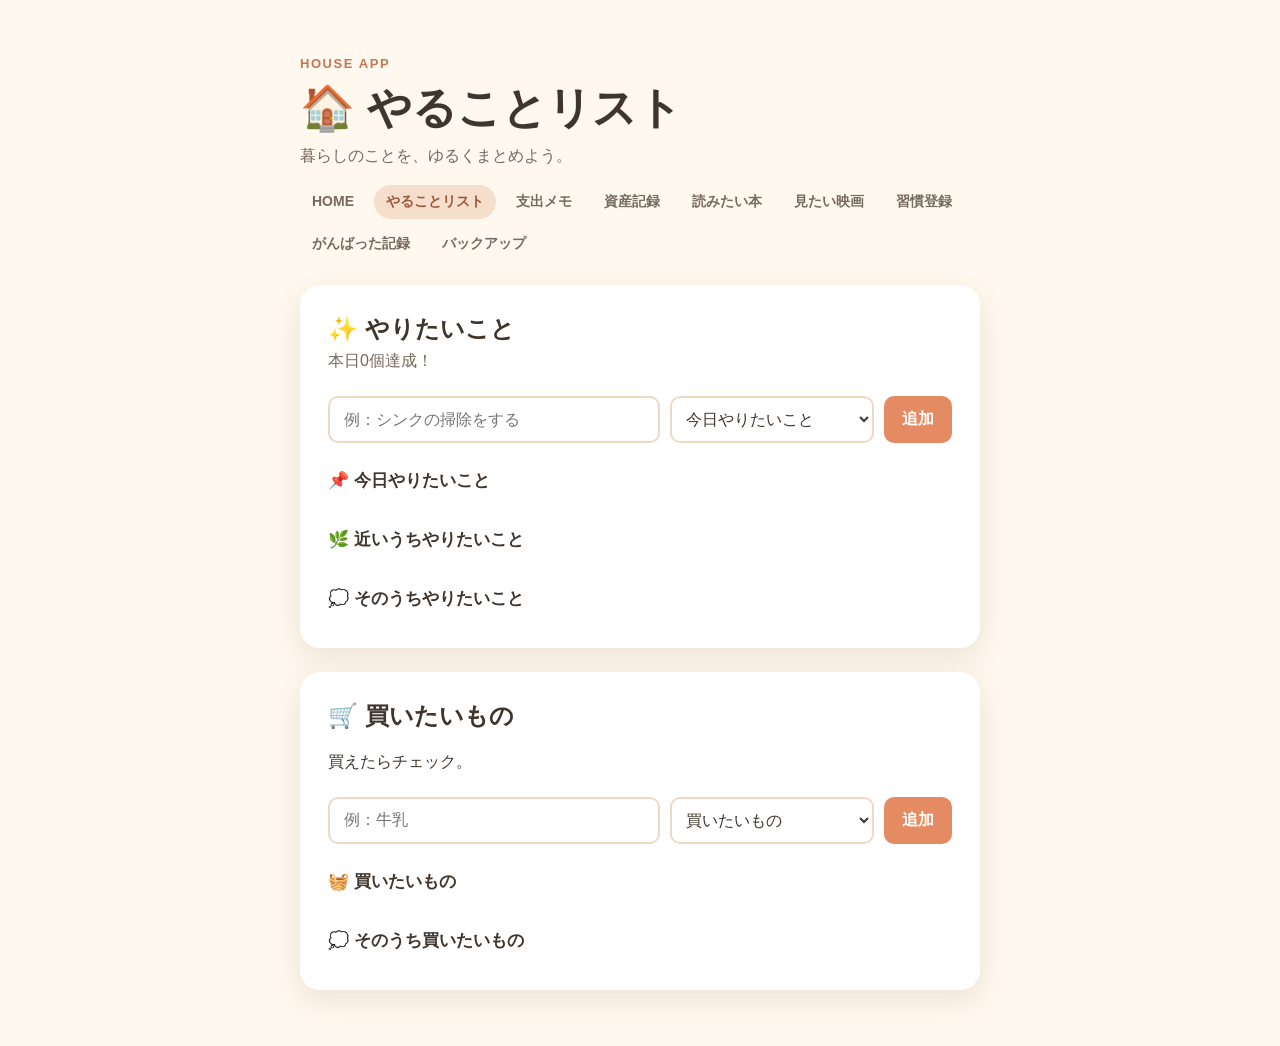
<file: todo.html>
<!DOCTYPE html>
<html lang="ja">
  <head>
    <meta charset="UTF-8" />
    <meta name="viewport" content="width=device-width, initial-scale=1.0" />
    <title>HOME</title>
    <link rel="icon" type="image/png" href="image/icon.PNG" />
    <link rel="apple-touch-icon" href="image/icon.PNG" />
    <meta name="apple-mobile-web-app-title" content="みゃーの家" />
    <link rel="stylesheet" href="style.css" />
  </head>
  <body>
    <main class="container">
      <header>
        <p class="eyebrow">HOUSE APP</p>
        <h1>🏠 やることリスト</h1>
        <p>暮らしのことを、ゆるくまとめよう。</p>
        <button class="nav-toggle" type="button" aria-expanded="false" aria-controls="app-nav">☰ メニュー</button>
        <nav id="app-nav" class="app-nav" aria-label="メインメニュー" hidden>
          <a href="home.html">HOME</a>
          <a class="active" href="todo.html" aria-current="page">やることリスト</a>
          <a href="expenses.html">支出メモ</a>
          <a href="assets.html">資産記録</a>
          <a href="media.html">読みたい本</a>
          <a href="movies.html">見たい映画</a>
          <a href="habits.html">習慣登録</a>
          <a href="history.html">がんばった記録</a>
          <a href="backup.html">バックアップ</a>
        </nav>
      </header>

      <section class="todo-card" aria-labelledby="todo-title">
        <div class="section-heading">
          <div>
            <h2 id="todo-title">✨ やりたいこと</h2>
            <p id="progress">本日0個達成！</p>
          </div>
        </div>

        <form id="todo-form">
          <label class="sr-only" for="todo-input">やりたいこと</label>
          <input id="todo-input" type="text" placeholder="例：シンクの掃除をする" autocomplete="off" />
          <label class="sr-only" for="todo-category">いつやりたい？</label>
          <select id="todo-category">
            <option value="today">今日やりたいこと</option>
            <option value="soon">近いうちやりたいこと</option>
            <option value="someday">そのうちやりたいこと</option>
          </select>
          <button type="submit">追加</button>
        </form>

        <section class="todo-group" aria-labelledby="today-title">
          <h3 id="today-title">📌 今日やりたいこと</h3>
          <ul id="today-list"></ul>
        </section>

        <section class="todo-group" aria-labelledby="soon-title">
          <h3 id="soon-title">🌿 近いうちやりたいこと</h3>
          <ul id="soon-list"></ul>
        </section>

        <section class="todo-group" aria-labelledby="someday-title">
          <h3 id="someday-title">💭 そのうちやりたいこと</h3>
          <ul id="someday-list"></ul>
        </section>
      </section>

      <section class="shopping-card" aria-labelledby="shopping-title">
        <h2 id="shopping-title">🛒 買いたいもの</h2>
        <p>買えたらチェック。</p>

        <form id="shopping-form">
          <label class="sr-only" for="shopping-input">買いたいもの</label>
          <input id="shopping-input" type="text" placeholder="例：牛乳" autocomplete="off" />
          <label class="sr-only" for="shopping-category">いつ買いたい？</label>
          <select id="shopping-category">
            <option value="shopping-now">買いたいもの</option>
            <option value="shopping-someday">そのうち買いたいもの</option>
          </select>
          <button type="submit">追加</button>
        </form>

        <section class="todo-group" aria-labelledby="shopping-now-title">
          <h3 id="shopping-now-title">🧺 買いたいもの</h3>
          <ul id="shopping-now-list"></ul>
        </section>

        <section class="todo-group" aria-labelledby="shopping-someday-title">
          <h3 id="shopping-someday-title">💭 そのうち買いたいもの</h3>
          <ul id="shopping-someday-list"></ul>
        </section>
      </section>
    </main>

    <script src="menu.js"></script>
    <script src="script.js"></script>
  </body>
</html>
</file>
<file: style.css>
* {
  box-sizing: border-box;
}

body {
  margin: 0;
  min-height: 100vh;
  background: #fff8ee;
  color: #3f352c;
  font-family: "Yu Gothic UI", "Meiryo", sans-serif;
}

.container {
  width: min(92%, 680px);
  margin: 0 auto;
  padding: 56px 0;
}

header {
  margin-bottom: 24px;
}

.eyebrow {
  margin: 0 0 8px;
  color: #c57652;
  font-size: 13px;
  font-weight: bold;
  letter-spacing: 0.12em;
}

h1, h2, p {
  margin-top: 0;
}

h1 {
  margin-bottom: 8px;
  font-size: clamp(30px, 7vw, 44px);
}

header p:not(.eyebrow), #progress {
  color: #76695d;
}

.app-nav {
  display: flex;
  flex-wrap: wrap;
  gap: 8px;
  margin-top: 18px;
}

.app-nav[hidden] {
  display: flex;
}

.nav-toggle {
  display: none;
}

.app-nav a {
  padding: 8px 12px;
  border-radius: 999px;
  color: #76695d;
  text-decoration: none;
  font-size: 14px;
  font-weight: bold;
}

.app-nav a:hover,
.app-nav a.active {
  background: #f5dfcc;
  color: #9c5739;
}

.todo-card,
.shopping-card,
.media-card {
  padding: 28px;
  background: #ffffff;
  border-radius: 20px;
  box-shadow: 0 10px 30px rgba(109, 75, 48, 0.12);
}

.shopping-card {
  margin-top: 24px;
}

.book-section {
  margin-top: 24px;
}

.asset-card {
  padding: 28px;
  background: #ffffff;
  border-radius: 20px;
  box-shadow: 0 10px 30px rgba(109, 75, 48, 0.12);
}

.monthly-expense-card {
  margin-top: 24px;
}

.habit-card {
  padding: 28px;
  background: #ffffff;
  border-radius: 20px;
  box-shadow: 0 10px 30px rgba(109, 75, 48, 0.12);
}

.habit-inputs {
  display: grid;
  grid-template-columns: minmax(0, 1.4fr) minmax(110px, 0.6fr) minmax(150px, 0.8fr);
  gap: 12px;
  margin: 24px 0 12px;
}

.habit-inputs label {
  display: block;
  margin-bottom: 7px;
  font-size: 14px;
  font-weight: bold;
}

.habit-inputs input {
  width: 100%;
  min-width: 0;
  padding: 12px 14px;
  border: 2px solid #efd9c5;
  border-radius: 10px;
  font: inherit;
}

.interval-input {
  display: flex;
  align-items: center;
  gap: 6px;
}

.interval-input span {
  flex: 0 0 auto;
  color: #76695d;
  font-size: 14px;
}

.habit-list-section {
  margin-top: 28px;
}

.habit-list-section h3 {
  margin-bottom: 10px;
}

.habit-list {
  display: grid;
  gap: 10px;
  margin: 0;
  padding: 0;
  list-style: none;
}

.habit-item {
  display: flex;
  align-items: center;
  gap: 12px;
  padding: 14px;
  border-radius: 10px;
  background: #fff8ee;
}

.habit-details {
  display: grid;
  flex: 1;
  gap: 3px;
  min-width: 0;
}

.habit-details strong {
  overflow-wrap: anywhere;
}

.habit-details span,
.habit-details small {
  color: #76695d;
}

.habit-actions {
  display: flex;
  flex-shrink: 0;
  gap: 6px;
}

.advance-button {
  background: #6f9a70;
}

.advance-button:hover {
  background: #59845a;
}

.advance-button:disabled {
  cursor: default;
  opacity: 0.55;
}

.habit-status {
  min-height: 1.5em;
  margin: 14px 2px 0;
  color: #39744b;
  font-weight: 700;
}

.media-grid {
  display: grid;
  gap: 24px;
}

.section-heading h2 {
  margin-bottom: 6px;
}

#todo-form,
#shopping-form,
#book-form,
#movie-form {
  display: flex;
  gap: 10px;
  margin: 24px 0 18px;
}

#todo-input,
#shopping-input,
#book-input,
#movie-input {
  flex: 1;
  min-width: 0;
  padding: 12px 14px;
  border: 2px solid #efd9c5;
  border-radius: 10px;
  font: inherit;
}

#todo-category {
  padding: 12px 10px;
  border: 2px solid #efd9c5;
  border-radius: 10px;
  background: white;
  color: #3f352c;
  font: inherit;
}

#shopping-category {
  padding: 12px 10px;
  border: 2px solid #efd9c5;
  border-radius: 10px;
  background: white;
  color: #3f352c;
  font: inherit;
}

.asset-inputs {
  display: grid;
  grid-template-columns: minmax(145px, 0.8fr) minmax(0, 1.2fr);
  gap: 12px;
  margin: 24px 0 12px;
}

.asset-inputs label {
  display: block;
  margin-bottom: 7px;
  font-size: 14px;
  font-weight: bold;
}

.asset-inputs input {
  width: 100%;
  min-width: 0;
  padding: 12px 14px;
  border: 2px solid #efd9c5;
  border-radius: 10px;
  font: inherit;
}

.asset-table-wrap {
  margin-top: 26px;
  overflow-x: auto;
}

.asset-chart-section {
  margin-top: 28px;
}

.asset-chart-section h3 {
  margin: 0 0 12px;
  font-size: 17px;
}

.asset-chart {
  width: 100%;
}

.asset-chart:not(:empty) {
  min-height: 170px;
}

.asset-chart svg {
  display: block;
  width: 100%;
  height: auto;
  overflow: visible;
}

.chart-grid-line {
  stroke: #efd9c5;
  stroke-width: 1;
}

.asset-chart-line {
  fill: none;
  stroke: #e58b63;
  stroke-width: 3;
  stroke-linecap: round;
  stroke-linejoin: round;
}

.asset-chart-point {
  fill: #ffffff;
  stroke: #e58b63;
  stroke-width: 3;
}

.chart-y-label,
.chart-x-label {
  fill: #76695d;
  font-family: "Yu Gothic UI", "Meiryo", sans-serif;
  font-size: 12px;
}

.chart-y-label {
  text-anchor: end;
}

.chart-x-label {
  text-anchor: middle;
}

table {
  width: 100%;
  border-collapse: collapse;
  text-align: left;
}

th,
td {
  padding: 13px 10px;
  border-bottom: 1px solid #f0dfd0;
  white-space: nowrap;
}

th {
  color: #76695d;
  font-size: 13px;
}

td:nth-child(2),
td:nth-child(3) {
  text-align: right;
}

.increase {
  color: #4e8e5d;
  font-weight: bold;
}

.decrease {
  color: #bd625b;
  font-weight: bold;
}

.expense-increase {
  color: #bd625b;
  font-weight: bold;
}

.expense-decrease {
  color: #4e8e5d;
  font-weight: bold;
}

.empty-message {
  margin: 18px 0 0;
  color: #76695d;
  text-align: center;
}

button {
  padding: 12px 18px;
  border: 0;
  border-radius: 10px;
  background: #e58b63;
  color: white;
  font: inherit;
  font-weight: bold;
  cursor: pointer;
}

button:hover {
  background: #cf7049;
}

.todo-group {
  margin-top: 26px;
}

.todo-group h3 {
  margin: 0 0 10px;
  font-size: 17px;
}

.todo-group ul {
  display: grid;
  gap: 10px;
  margin: 0;
  padding: 0;
  list-style: none;
}

.media-list {
  display: grid;
  gap: 10px;
  margin: 24px 0 0;
  padding: 0;
  list-style: none;
}

.todo-item {
  display: flex;
  align-items: center;
  gap: 10px;
  padding: 13px;
  border-radius: 10px;
  background: #fff8ee;
}

.todo-item span {
  flex: 1;
  min-width: 0;
  overflow-wrap: anywhere;
}

.todo-item input {
  width: 18px;
  height: 18px;
}

.todo-item.completed span {
  color: #8b8178;
  text-decoration: line-through;
}

.item-actions {
  display: flex;
  gap: 6px;
  margin-left: auto;
}

.item-action {
  padding: 7px 10px;
  border-radius: 8px;
  font-size: 13px;
}

.move-button {
  background: #78a87b;
}

.move-button:hover {
  background: #5f9163;
}

.delete-button {
  background: #b88978;
}

.delete-button:hover {
  background: #9d6b5b;
}

.finish-button {
  background: #779bb7;
}

.finish-button:hover {
  background: #5f819c;
}

.finished-date {
  color: #76695d;
  font-size: 12px;
  white-space: nowrap;
}

.media-item {
  flex-wrap: wrap;
}

.media-item > span:first-child {
  flex: 1;
  min-width: 140px;
  overflow-wrap: anywhere;
}

.review-button {
  background: #a47a9c;
}

.review-button:hover {
  background: #895f81;
}

.review-toggle-button {
  background: #7b8fa8;
}

.review-toggle-button:hover {
  background: #637790;
}

.review-text {
  flex-basis: 100%;
  width: 100%;
  margin: 4px 0 0;
  padding: 12px 14px;
  border-left: 4px solid #d7adce;
  border-radius: 8px;
  background: #fffdf9;
  line-height: 1.7;
  overflow-wrap: anywhere;
  white-space: pre-wrap;
}

.review-editor,
.review-editor label {
  display: grid;
  gap: 8px;
  width: 100%;
}

.review-editor {
  flex-basis: 100%;
  margin-top: 6px;
  padding-top: 12px;
  border-top: 1px solid #ead8c8;
}

.review-editor[hidden] {
  display: none;
}

.review-editor label {
  font-size: 14px;
  font-weight: 700;
}

.review-editor textarea {
  width: 100%;
  min-height: 120px;
  padding: 12px 14px;
  border: 2px solid #e3c8dd;
  border-radius: 10px;
  background: #fff;
  color: inherit;
  font: inherit;
  line-height: 1.6;
  resize: vertical;
}

.review-editor-actions {
  display: flex;
  gap: 8px;
  justify-content: flex-end;
}

.review-save-button {
  background: #6f9a70;
}

.review-cancel-button {
  background: #b88978;
}

.praise-overlay {
  position: fixed;
  inset: 0;
  z-index: 1000;
  display: grid;
  place-items: center;
  padding: 24px;
  background: rgba(63, 53, 44, 0.16);
  opacity: 0;
  pointer-events: none;
}

.praise-overlay.show {
  animation: praise-popup 2s ease-in-out both;
}

.praise-overlay img {
  display: block;
  width: min(78vw, 360px);
  max-height: 70vh;
  object-fit: contain;
  border-radius: 18px;
  filter: drop-shadow(0 12px 24px rgba(63, 53, 44, 0.28));
}

@keyframes praise-popup {
  0% {
    opacity: 0;
    transform: scale(0.85);
  }
  15%,
  78% {
    opacity: 1;
    transform: scale(1);
  }
  100% {
    opacity: 0;
    transform: scale(1.04);
  }
}

@media (prefers-reduced-motion: reduce) {
  .praise-overlay.show {
    animation-name: praise-fade;
  }
}

@keyframes praise-fade {
  0%,
  100% {
    opacity: 0;
  }
  10%,
  85% {
    opacity: 1;
  }
}

.sr-only {
  position: absolute;
  width: 1px;
  height: 1px;
  overflow: hidden;
  clip: rect(0, 0, 0, 0);
}

.backup-card {
  max-width: 760px;
  margin: 0 auto;
  padding: 28px;
  border-radius: 20px;
  background: #fffdf9;
  box-shadow: 0 12px 30px rgba(109, 75, 48, 0.12);
}

.backup-action {
  margin-top: 22px;
  padding: 22px;
  border: 1px solid #ead8c8;
  border-radius: 16px;
  background: #fff;
}

.backup-action h3 {
  margin-top: 0;
}

.backup-action button {
  width: 100%;
  min-height: 48px;
  margin-top: 10px;
  font-size: 16px;
  touch-action: manipulation;
}

.backup-restore {
  background: #fffaf6;
}

.secondary-button {
  background: #f5dfcc;
  color: #8b4d34;
}

.danger-button {
  background: #b14f4f;
}

.danger-button:disabled {
  cursor: not-allowed;
  opacity: 0.45;
}

.selected-file {
  margin: 12px 0 0;
  overflow-wrap: anywhere;
  font-size: 0.92rem;
}

.backup-status {
  min-height: 1.5em;
  margin: 18px 4px 0;
  font-weight: 700;
}

.backup-status.success { color: #39744b; }
.backup-status.error { color: #a33f3f; }
.backup-status.info { color: #79604d; }

.today-summary {
  display: grid;
  grid-template-columns: repeat(2, minmax(0, 1fr));
  gap: 16px;
}

.today-card {
  display: grid;
  grid-template-columns: auto 1fr auto;
  gap: 8px 10px;
  min-width: 0;
  padding: 20px;
  border-radius: 18px;
  background: #fffdf9;
  color: inherit;
  text-decoration: none;
  box-shadow: 0 10px 26px rgba(109, 75, 48, 0.11);
  transition: transform 160ms ease, box-shadow 160ms ease;
}

.today-card:hover {
  transform: translateY(-2px);
  box-shadow: 0 13px 30px rgba(109, 75, 48, 0.15);
}

.today-icon {
  font-size: 1.25rem;
}

.today-count {
  color: #9c6848;
  font-weight: 700;
}

.today-list {
  display: grid;
  grid-column: 1 / -1;
  gap: 6px;
  margin: 6px 0 0;
  padding-left: 22px;
}

.today-empty,
.today-more {
  color: #837467;
}

.suggestion-card {
  margin-top: 22px;
  padding: 26px;
  border-radius: 20px;
  background: linear-gradient(135deg, #fff4df, #f7e8d8);
  box-shadow: 0 10px 26px rgba(109, 75, 48, 0.11);
}

.suggestion-card h2 {
  margin-top: 2px;
}

.random-suggestion {
  display: grid;
  gap: 8px;
  min-height: 82px;
  margin: 18px 0;
  padding: 18px;
  border-radius: 14px;
  background: rgba(255, 255, 255, 0.78);
}

.random-suggestion a {
  color: #70472f;
  font-size: 1.2rem;
  font-weight: 700;
  overflow-wrap: anywhere;
}

.suggestion-label {
  color: #837467;
  font-size: 0.9rem;
}

#shuffle-suggestion {
  min-height: 46px;
}

.expense-container {
  width: min(92%, 780px);
}

.expense-home-link {
  display: grid;
  grid-template-columns: auto 1fr auto;
  align-items: center;
  gap: 14px;
  margin-top: 22px;
  padding: 20px 22px;
  border-radius: 18px;
  background: linear-gradient(135deg, #eaf5e8, #fffdf9);
  color: inherit;
  text-decoration: none;
  box-shadow: 0 10px 26px rgba(109, 75, 48, 0.11);
  transition: transform 160ms ease, box-shadow 160ms ease;
}

.today-summary .expense-home-link {
  grid-column: 1 / -1;
  margin-top: 0;
}

.expense-home-link:hover {
  transform: translateY(-2px);
  box-shadow: 0 13px 30px rgba(109, 75, 48, 0.15);
}

.expense-home-icon {
  font-size: 1.8rem;
}

.expense-home-link > span:nth-child(2) {
  display: grid;
  gap: 3px;
}

.expense-home-link small {
  color: #76695d;
}

#home-expense-total {
  color: #39744b;
  font-size: 1.2rem;
}

.expense-form-card,
.expense-summary-card,
.expense-list-card {
  padding: 26px;
  border-radius: 20px;
  background: #fffdf9;
  box-shadow: 0 10px 26px rgba(109, 75, 48, 0.11);
}

.expense-summary-card,
.expense-list-card {
  margin-top: 22px;
}

.fixed-expense-card {
  margin-top: 22px;
}

.fixed-expense-heading h2 {
  margin-bottom: 4px;
}

.fixed-expense-form {
  margin-top: 18px;
}

.fixed-expense-list {
  display: grid;
  gap: 10px;
  margin: 16px 0 0;
  padding: 0;
  list-style: none;
}

.fixed-expense-list li {
  display: flex;
  align-items: center;
  justify-content: space-between;
  gap: 14px;
  padding: 14px;
  border: 1px solid #ead8c8;
  border-radius: 12px;
  background: #fff8ee;
}

.fixed-expense-list li > div:first-child {
  display: grid;
  gap: 4px;
  min-width: 0;
}

.fixed-expense-list small {
  color: #76695d;
}

.fixed-expense-current-state {
  color: #9c5739;
  font-weight: 700;
}

.fixed-expense-status-badge {
  justify-self: start;
  width: fit-content;
  padding: 3px 8px;
  border-radius: 999px;
  font-size: 12px;
  font-weight: 700;
}

.fixed-expense-status-badge.is-planned {
  background: #eee2bd;
  color: #765d23;
}

.fixed-expense-status-badge.is-confirmed {
  background: #dcebd9;
  color: #39744b;
}

.fixed-expense-item-actions {
  display: flex;
  flex-wrap: wrap;
  justify-content: flex-end;
  gap: 8px;
}

.fixed-confirm-button {
  background: #6f9a70;
}

.fixed-edit-button {
  background: #7b8fa8;
}

.expense-form {
  display: grid;
  grid-template-columns: repeat(2, minmax(0, 1fr));
  gap: 14px;
  margin-top: 20px;
}

.expense-form label,
.expense-filters label {
  display: grid;
  gap: 7px;
  min-width: 0;
  font-size: 14px;
  font-weight: 700;
}

.expense-form input,
.expense-form select,
.expense-filters select {
  width: 100%;
  min-width: 0;
  min-height: 46px;
  padding: 11px 13px;
  border: 2px solid #efd9c5;
  border-radius: 10px;
  background: #fff;
  color: inherit;
  font: inherit;
}

.expense-memo-field,
.expense-form > button {
  grid-column: 1 / -1;
}

.expense-form > button {
  min-height: 48px;
}

.expense-status {
  min-height: 1.5em;
  margin: 12px 0 0;
  color: #39744b;
  font-weight: 700;
}

.expense-total-heading,
.expense-list-heading {
  display: flex;
  align-items: flex-start;
  justify-content: space-between;
  gap: 18px;
}

.expense-total-heading h2,
.expense-list-heading h2 {
  margin-bottom: 4px;
}

#expense-month-total {
  color: #c57652;
  font-size: clamp(26px, 7vw, 38px);
  white-space: nowrap;
}

.expense-category-summary {
  display: grid;
  grid-template-columns: repeat(2, minmax(0, 1fr));
  gap: 10px;
  margin-top: 20px;
}

.expense-category-summary > div {
  display: grid;
  gap: 5px;
  padding: 14px;
  border-radius: 12px;
  background: #fff8ee;
}

.breakdown-toggle {
  justify-self: start;
  min-height: 34px;
  margin-top: 3px;
  padding: 6px 12px;
  font-size: 0.85rem;
}

#previous-month-total {
  color: #c57652;
  font-size: clamp(26px, 7vw, 38px);
  white-space: nowrap;
}

.previous-category-summary {
  margin-top: 20px;
}

.food-breakdown {
  display: none;
  grid-template-columns: repeat(2, minmax(0, 1fr));
  gap: 9px 18px;
  margin-top: 18px;
  padding-top: 18px;
  border-top: 1px solid #ead8c8;
}

.food-breakdown.is-open:not([hidden]) {
  display: grid;
}

.food-breakdown h3 {
  grid-column: 1 / -1;
  margin: 0 0 4px;
}

.food-breakdown > div {
  display: flex;
  justify-content: space-between;
  gap: 10px;
}

.expense-list-heading p {
  margin-bottom: 0;
  color: #76695d;
}

#filtered-total {
  color: #9c6848;
  white-space: nowrap;
}

.expense-filters {
  display: grid;
  grid-template-columns: repeat(2, minmax(0, 1fr));
  gap: 12px;
  margin: 20px 0;
  padding: 16px;
  border-radius: 12px;
  background: #fff8ee;
}

.expense-month-section + .expense-month-section {
  margin-top: 28px;
  padding-top: 22px;
  border-top: 1px solid #ead8c8;
}

.expense-month-section h3 {
  margin-bottom: 10px;
}

.expense-list {
  display: grid;
  gap: 10px;
  margin: 0;
  padding: 0;
  list-style: none;
}

.expense-list li {
  display: flex;
  align-items: center;
  gap: 12px;
  padding: 14px;
  border-radius: 12px;
  background: #fff8ee;
}

.expense-item-main {
  display: grid;
  flex: 1;
  gap: 4px;
  min-width: 0;
}

.expense-item-heading {
  display: flex;
  justify-content: space-between;
  gap: 12px;
}

.expense-item-heading > strong:first-child,
.expense-item-main p {
  overflow-wrap: anywhere;
}

.expense-item-amount {
  color: #9c5739;
  white-space: nowrap;
}

.expense-item-main small {
  color: #76695d;
}

.expense-item-main p {
  margin: 3px 0 0;
}

.history-stats {
  display: grid;
  grid-template-columns: repeat(2, minmax(0, 1fr));
  gap: 16px;
}

.history-stat-card {
  display: grid;
  place-items: center;
  gap: 4px;
  padding: 24px 16px;
  border-radius: 18px;
  background: #fffdf9;
  text-align: center;
  box-shadow: 0 10px 26px rgba(109, 75, 48, 0.11);
}

.history-stat-card > span,
.history-stat-card small {
  color: #76695d;
}

.history-stat-card > strong {
  color: #c57652;
  font-size: clamp(42px, 10vw, 64px);
  line-height: 1;
}

.goal-card,
.history-card {
  margin-top: 22px;
  padding: 26px;
  border-radius: 20px;
  background: #fffdf9;
  box-shadow: 0 10px 26px rgba(109, 75, 48, 0.11);
}

.goal-progress-grid {
  display: grid;
  grid-template-columns: repeat(2, minmax(0, 1fr));
  gap: 16px;
  margin: 20px 0;
}

.goal-progress > div {
  display: flex;
  justify-content: space-between;
  gap: 8px;
  margin-bottom: 8px;
}

.goal-progress progress {
  width: 100%;
  height: 14px;
  accent-color: #74a476;
}

.goal-form {
  display: grid;
  grid-template-columns: repeat(2, minmax(0, 1fr));
  gap: 12px;
  padding-top: 18px;
  border-top: 1px solid #ead8c8;
}

.goal-form label {
  display: grid;
  gap: 7px;
  font-size: 14px;
  font-weight: 700;
}

.goal-form input {
  width: 100%;
  padding: 12px 14px;
  border: 2px solid #efd9c5;
  border-radius: 10px;
  font: inherit;
}

.goal-form button {
  grid-column: 1 / -1;
  min-height: 46px;
}

.goal-status {
  min-height: 1.5em;
  margin: 12px 0 0;
  color: #39744b;
  font-weight: 700;
}

.history-list {
  display: grid;
  gap: 10px;
  margin: 18px 0 0;
  padding: 0;
  list-style: none;
}

.history-list li {
  display: flex;
  align-items: center;
  gap: 12px;
  padding: 14px;
  border-radius: 12px;
  background: #fff8ee;
}

.history-type-icon {
  font-size: 1.35rem;
}

.history-list li > div {
  display: grid;
  gap: 3px;
  min-width: 0;
}

.history-list strong {
  overflow-wrap: anywhere;
}

.history-list small {
  color: #76695d;
}

@media (max-width: 440px) {
  .expense-home-link {
    grid-template-columns: auto 1fr;
    padding: 18px;
  }

  #home-expense-total {
    grid-column: 2;
  }

  .expense-form-card,
  .expense-summary-card,
  .expense-list-card {
    padding: 18px;
  }

  .expense-form,
  .expense-category-summary,
  .food-breakdown,
  .expense-filters {
    grid-template-columns: 1fr;
  }

  .expense-memo-field,
  .expense-form > button,
  .food-breakdown h3 {
    grid-column: auto;
  }

  .expense-total-heading,
  .expense-list-heading {
    display: grid;
  }

  .expense-list li {
    align-items: stretch;
    flex-direction: column;
  }

  .expense-list li > button {
    min-height: 44px;
  }

  .fixed-expense-list li {
    align-items: stretch;
    flex-direction: column;
  }

  .fixed-expense-item-actions {
    display: grid;
    grid-template-columns: repeat(2, minmax(0, 1fr));
    width: 100%;
  }

  .fixed-expense-item-actions button {
    min-height: 44px;
  }

  .media-item .item-actions {
    display: grid;
    grid-template-columns: repeat(2, minmax(0, 1fr));
    width: 100%;
    margin-left: 0;
  }

  .media-item .item-actions button {
    min-height: 44px;
  }

  .review-editor-actions {
    display: grid;
    grid-template-columns: repeat(2, minmax(0, 1fr));
  }

  .history-stats,
  .goal-progress-grid,
  .goal-form {
    grid-template-columns: 1fr;
  }

  .goal-card,
  .history-card {
    padding: 18px;
  }

  .today-summary {
    grid-template-columns: 1fr;
  }

  .today-card,
  .suggestion-card {
    padding: 18px;
  }

  .habit-item {
    align-items: stretch;
    flex-direction: column;
  }

  .habit-actions {
    width: 100%;
  }

  .habit-actions button {
    flex: 1;
    min-height: 44px;
  }

  .backup-card,
  .backup-action {
    padding: 18px;
  }

  .nav-toggle {
    display: flex;
    align-items: center;
    justify-content: space-between;
    width: 100%;
    margin-top: 18px;
    padding: 11px 14px;
    background: #f5dfcc;
    color: #9c5739;
  }

  .nav-toggle:hover {
    background: #efd1b7;
  }

  .app-nav,
  .app-nav[hidden] {
    display: none;
  }

  .app-nav:not([hidden]) {
    display: grid;
    gap: 6px;
    margin-top: 8px;
    padding: 8px;
    border-radius: 12px;
    background: #ffffff;
    box-shadow: 0 8px 22px rgba(109, 75, 48, 0.12);
  }

  .app-nav a {
    padding: 11px 12px;
  }

  .app-nav a.active::after {
    content: " ✓";
  }

  .todo-card {
    padding: 20px;
  }

  #todo-form,
  #shopping-form,
  #book-form,
  #movie-form {
    flex-direction: column;
  }

  #todo-category {
    width: 100%;
  }

  #shopping-category {
    width: 100%;
  }

  .asset-card {
    padding: 20px;
  }

  .habit-card {
    padding: 20px;
  }

  .habit-inputs {
    grid-template-columns: 1fr;
  }

  .habit-inputs input {
    font-size: 16px;
  }

  .asset-inputs {
    grid-template-columns: 1fr;
    gap: 12px;
    width: 100%;
  }

  .asset-inputs input {
    width: 100%;
    max-width: 100%;
    font-size: 16px;
  }
}
</file>
